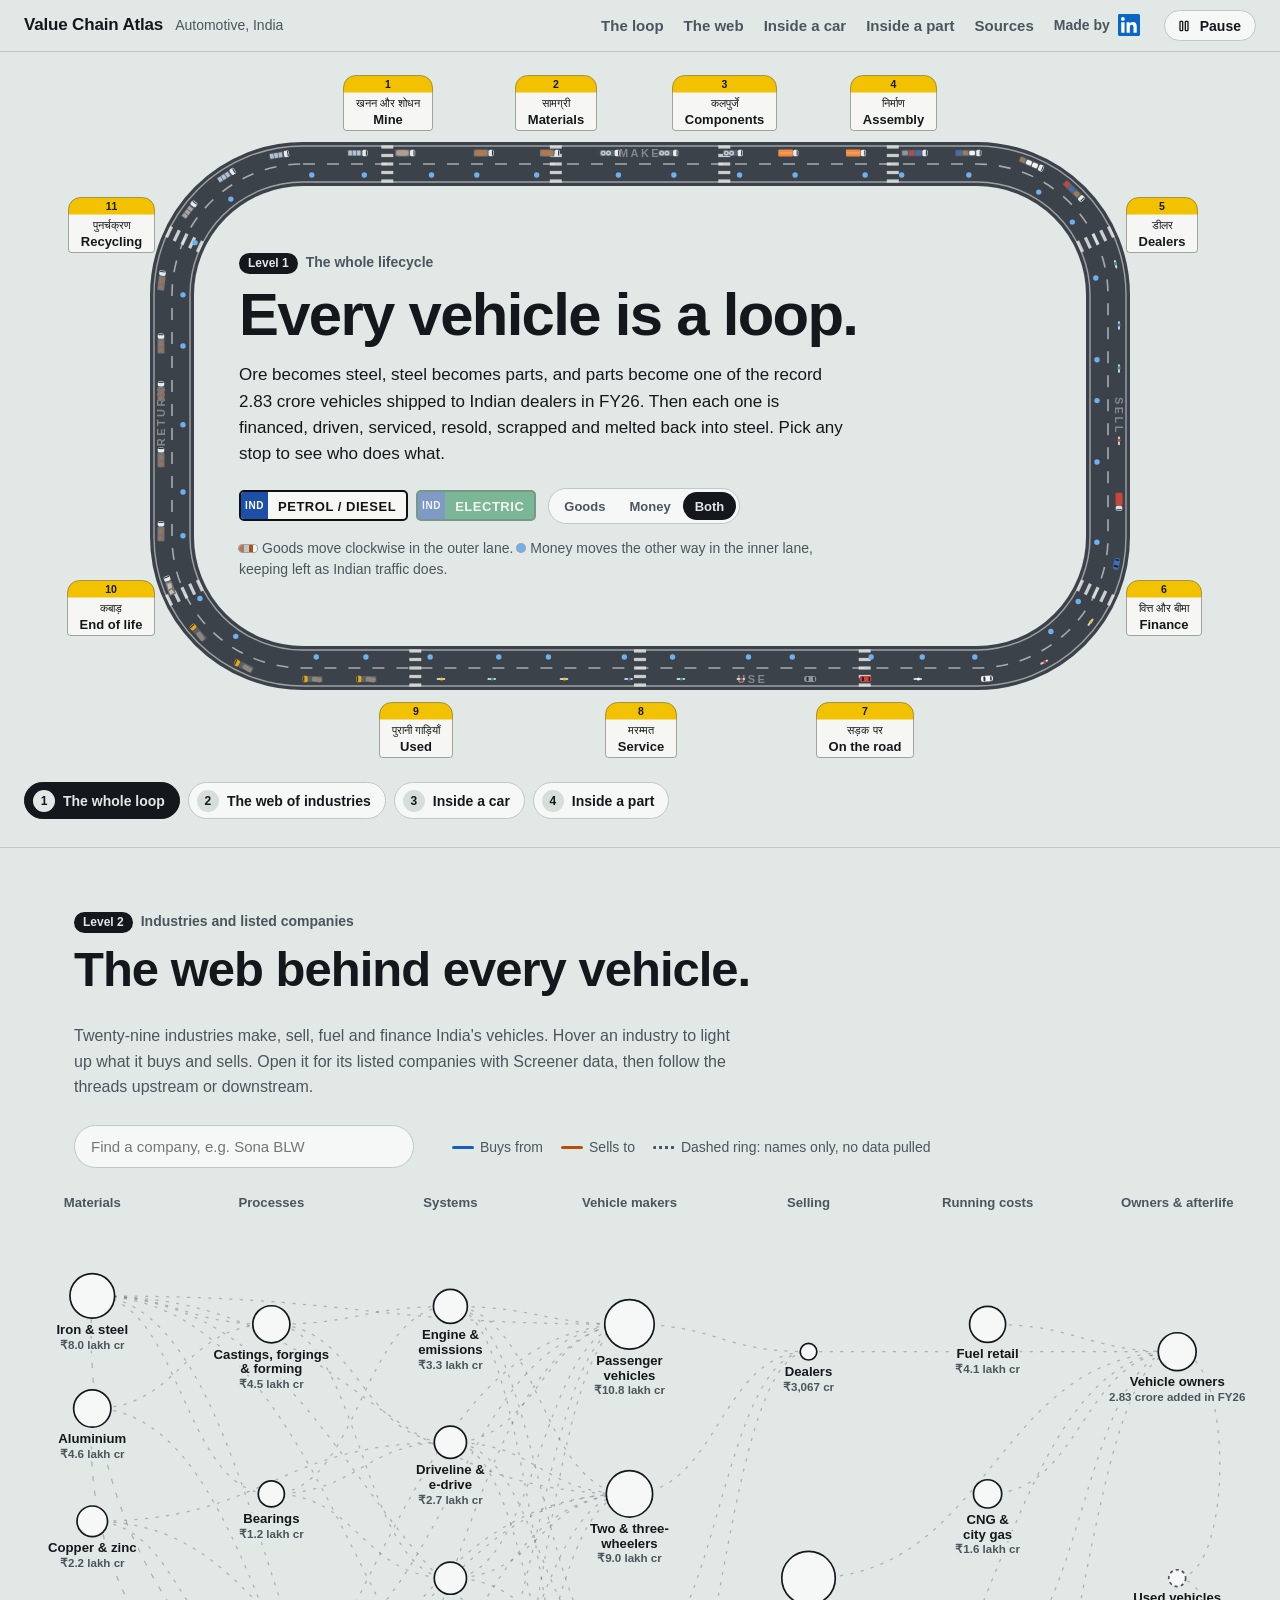
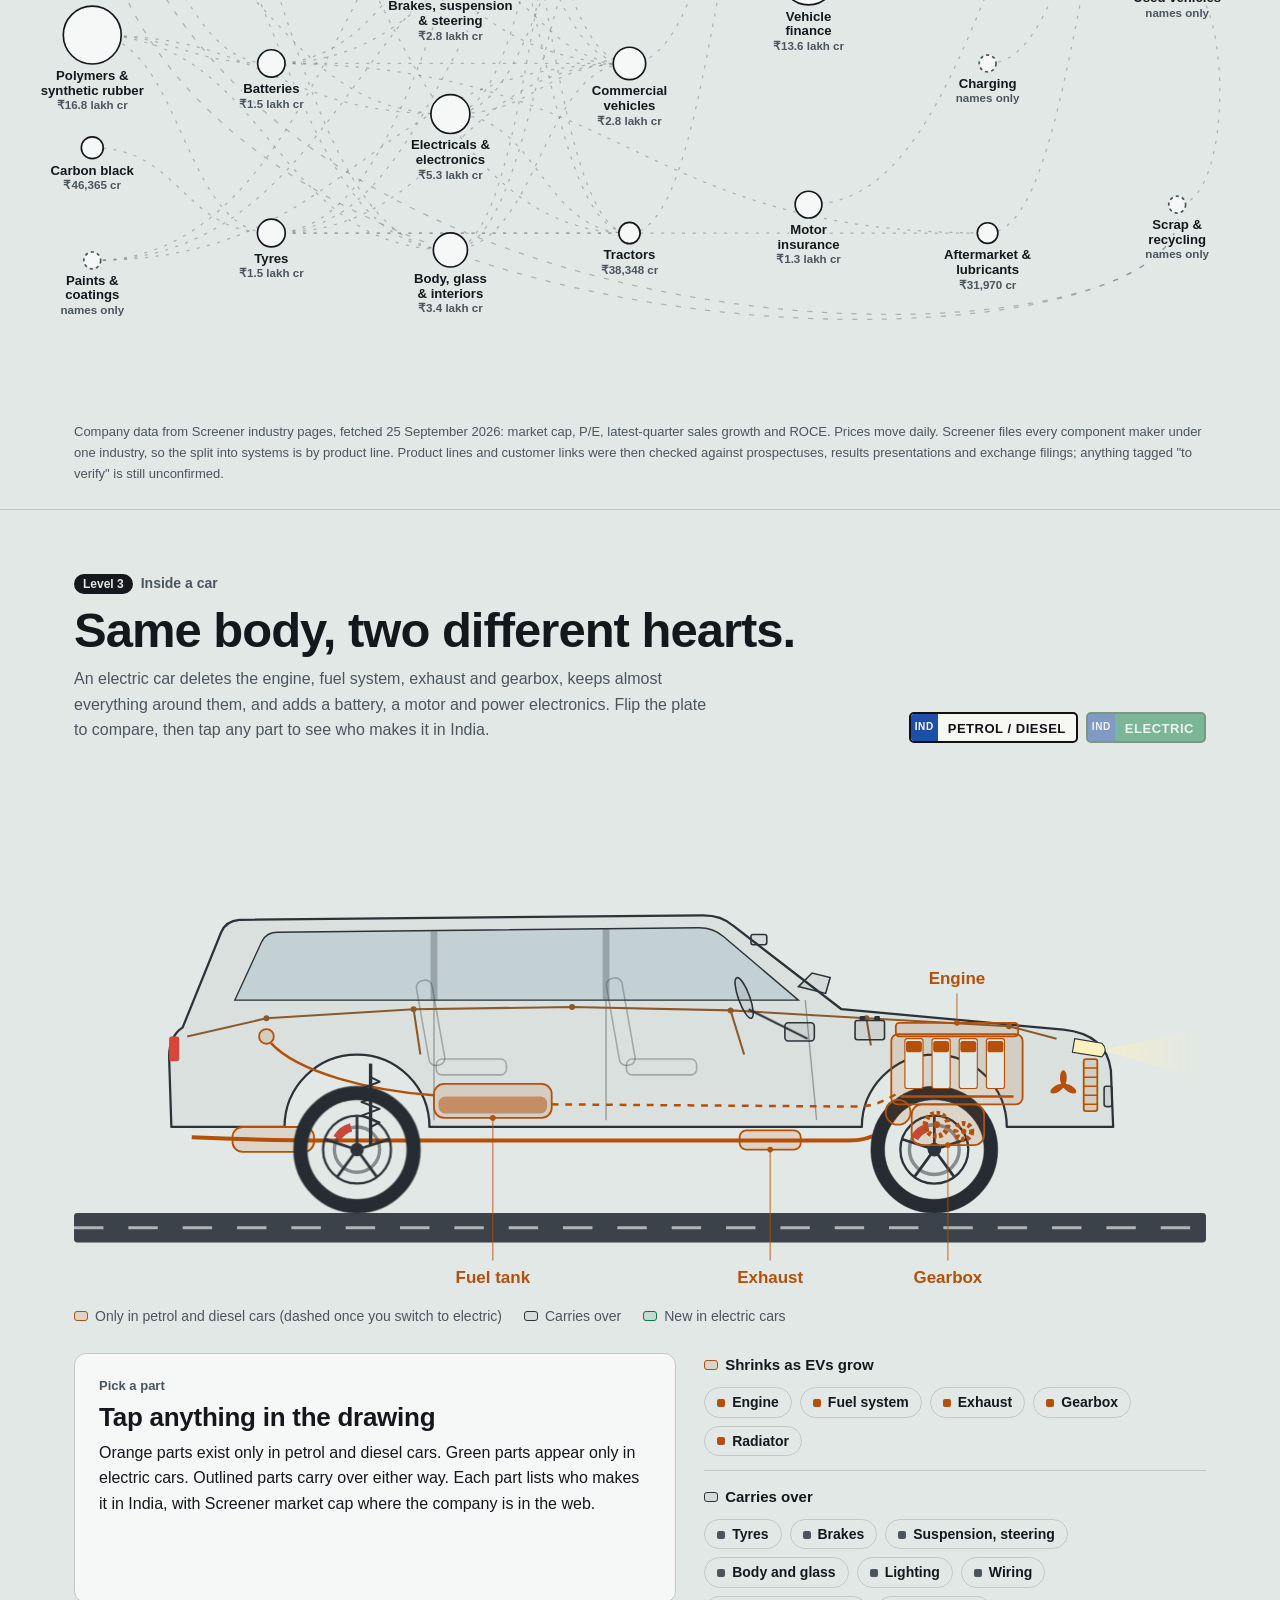
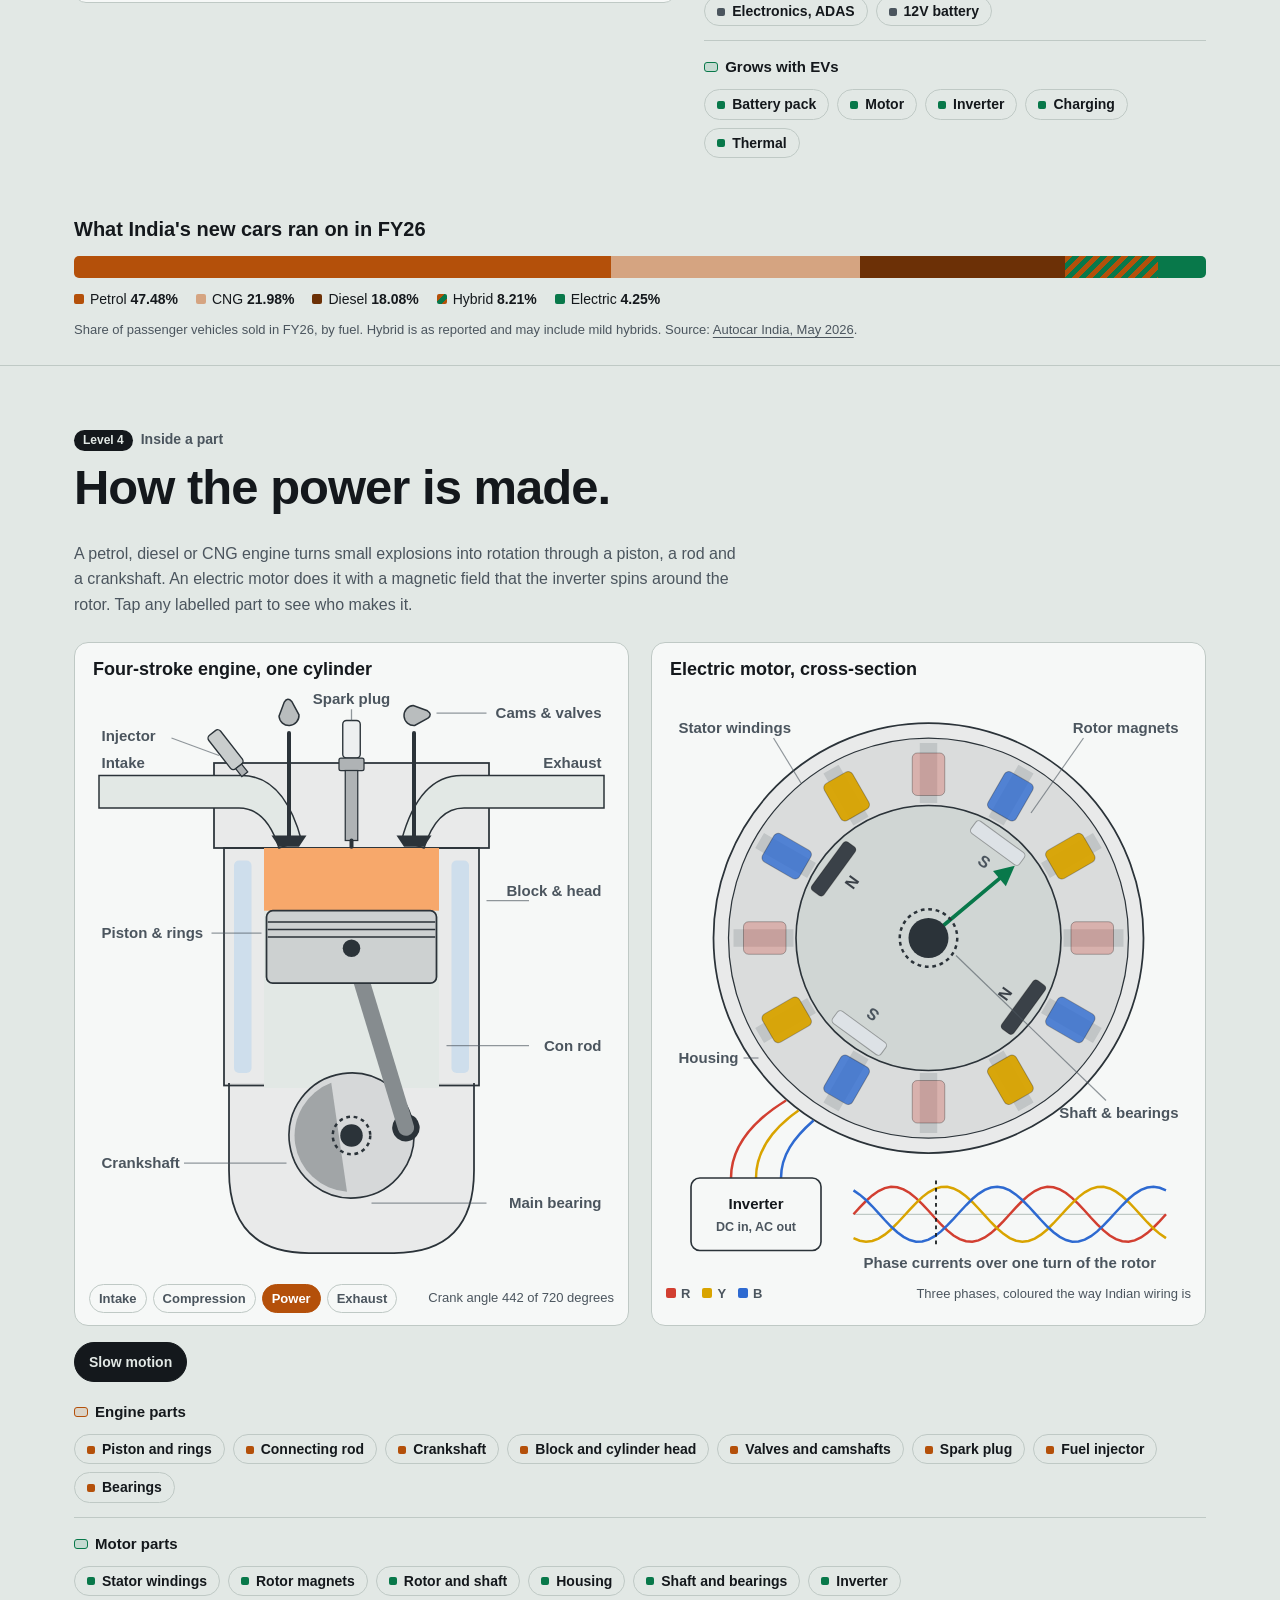
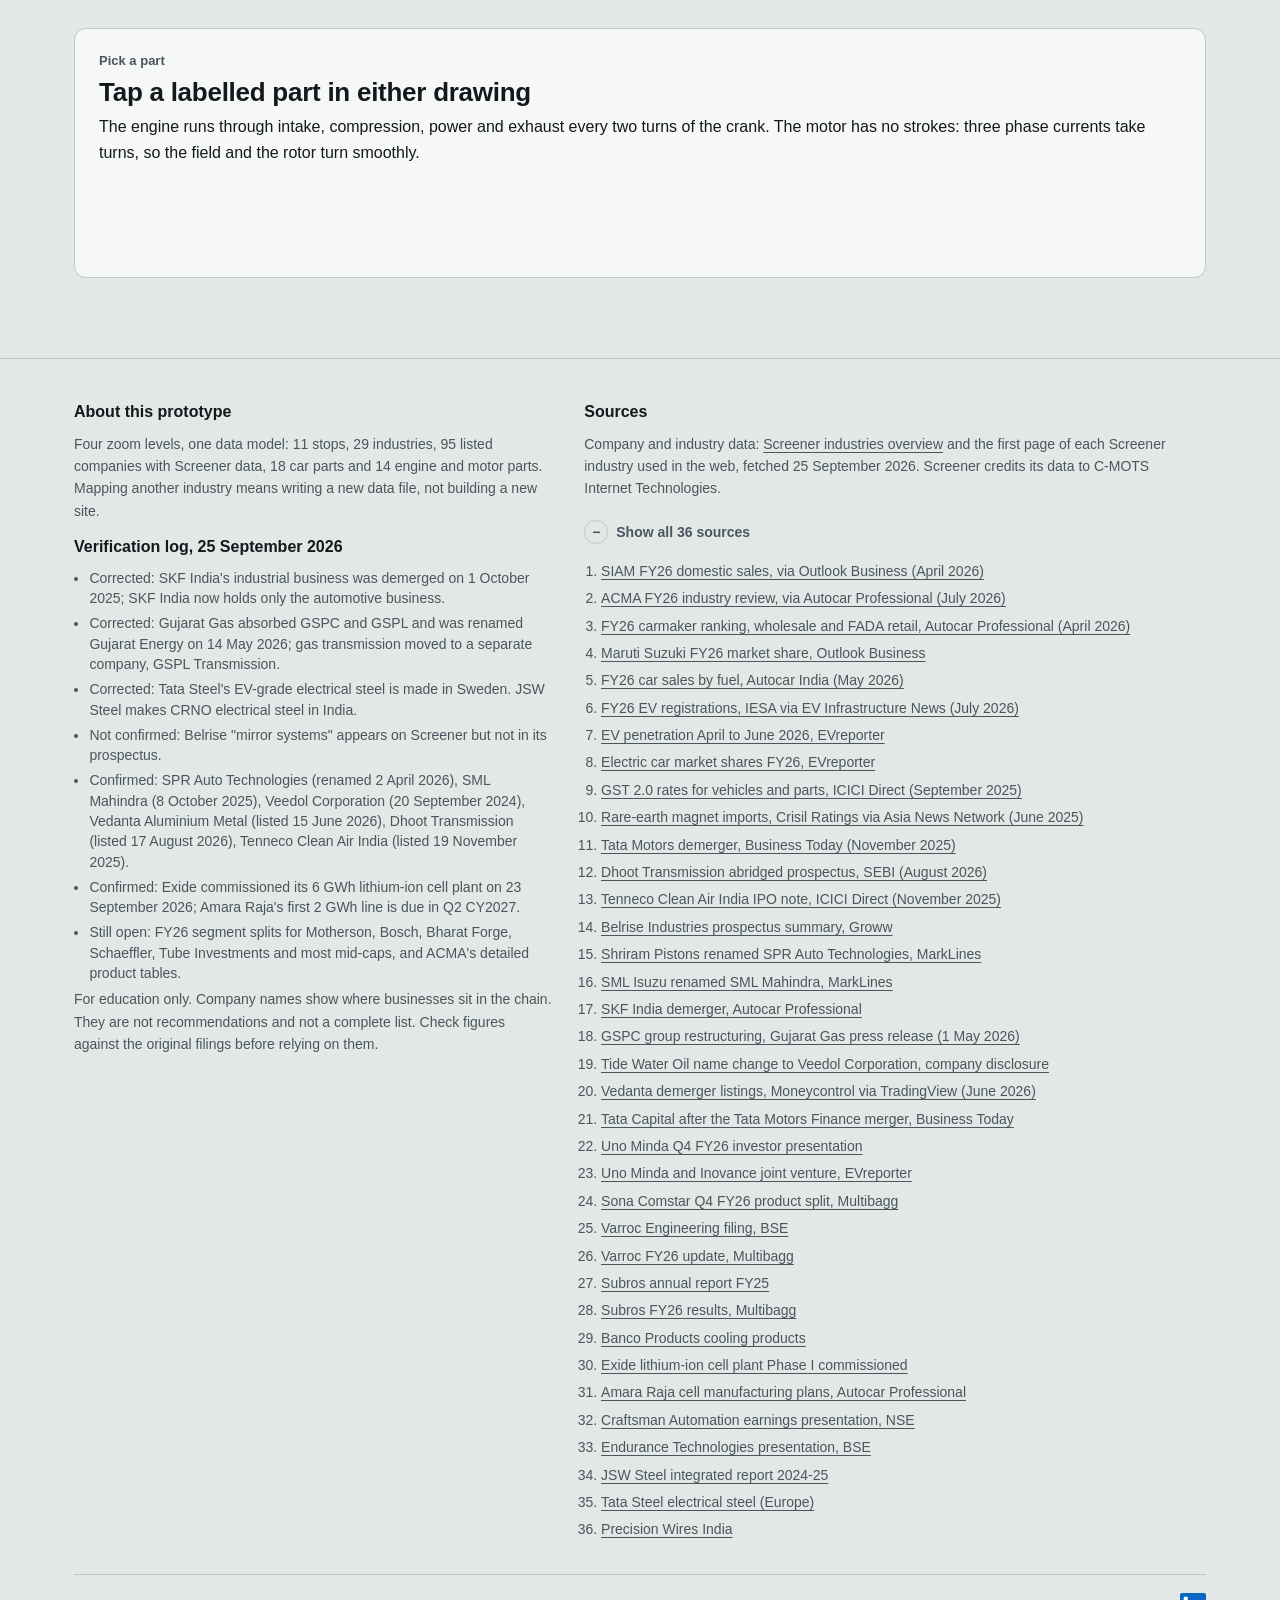
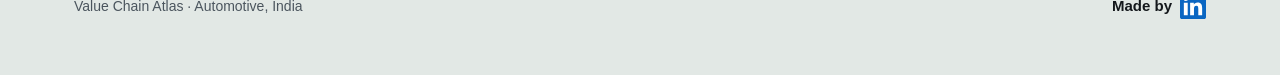
<file: index.html>
<!doctype html>
<html lang="en">
<head>
<meta charset="utf-8">
<meta name="viewport" content="width=device-width, initial-scale=1, viewport-fit=cover">
<meta http-equiv="Content-Security-Policy" content="default-src 'self'; script-src 'self'; style-src 'self' 'unsafe-inline' https://fonts.googleapis.com; font-src https://fonts.gstatic.com; img-src 'self' data:; connect-src 'none'; object-src 'none'; base-uri 'self'; form-action 'none'">
<meta name="referrer" content="strict-origin-when-cross-origin">
<title>Value Chain Atlas: India's auto economy, from the whole loop to a single piston</title>
<meta name="description" content="An animated map of India's automotive value chain, from iron ore to recycling.">
<meta name="author" content="Kaustubh Barve">
<meta name="theme-color" content="#E2E8E5" media="(prefers-color-scheme: light)">
<meta name="theme-color" content="#1A1F23" media="(prefers-color-scheme: dark)">
<meta property="og:type" content="website">
<meta property="og:title" content="Value Chain Atlas: India's auto economy">
<meta property="og:description" content="An animated map of India's automotive value chain, from iron ore to recycling.">
<meta name="twitter:card" content="summary">
<link rel="icon" href="assets/img/favicon.svg" type="image/svg+xml">
<link rel="preconnect" href="https://fonts.googleapis.com">
<link rel="preconnect" href="https://fonts.gstatic.com" crossorigin>
<link rel="stylesheet" href="https://fonts.googleapis.com/css2?family=Hind:wght@500;600&family=Overpass:wght@400;600;700;800;900&display=swap">
<link rel="stylesheet" href="assets/css/styles.css">
<script src="assets/js/data.js" defer></script>
<script src="assets/js/app.js" defer></script>
</head>
<body>
<a class="skip" href="#loop">Skip to the map</a>
<header class="bar">
  <div class="bar-in">
    <p class="brand"><span class="brand-name">Value Chain Atlas</span><span class="brand-route">Automotive, India</span></p>
    <div class="bar-menu" id="barMenu">
      <nav class="bar-nav" aria-label="Sections"><a href="#loop">The loop</a><a href="#web">The web</a><a href="#heart">Inside a car</a><a href="#part">Inside a part</a><a href="#sources">Sources</a></nav>
      <a class="madeby" href="https://www.linkedin.com/in/kaustubh-barve/" target="_blank" rel="noopener noreferrer" aria-label="Made by Kaustubh Barve, LinkedIn profile, opens in a new tab"><span>Made by</span><svg viewBox="0 0 24 24" aria-hidden="true" focusable="false"><rect class="li-bg" x="2" y="2" width="20" height="20" rx="2"/><path class="li-fg" d="M20.447 20.452h-3.554v-5.569c0-1.328-.027-3.037-1.852-3.037-1.853 0-2.136 1.445-2.136 2.939v5.667H9.351V9h3.414v1.561h.046c.477-.9 1.637-1.85 3.37-1.85 3.601 0 4.267 2.37 4.267 5.455v6.286zM5.337 7.433a2.063 2.063 0 1 1 0-4.126 2.063 2.063 0 0 1 0 4.126zm1.782 13.019H3.555V9h3.564v11.452zM22.225 0H1.771C.792 0 0 .774 0 1.729v20.542C0 23.227.792 24 1.771 24h20.451C23.2 24 24 23.227 24 22.271V1.729C24 .774 23.2 0 22.222 0h.003z"/></svg></a>
    </div>
    <button class="menu-btn" id="menuBtn" type="button" aria-expanded="false" aria-controls="barMenu" aria-label="Open menu"><svg class="i-open" viewBox="0 0 24 24" fill="none" stroke="currentColor" stroke-width="2" stroke-linecap="round" aria-hidden="true"><path d="M4 7h16M4 12h16M4 17h16"/></svg><svg class="i-close" viewBox="0 0 24 24" fill="none" stroke="currentColor" stroke-width="2" stroke-linecap="round" aria-hidden="true"><path d="M6 6l12 12M18 6L6 18"/></svg></button>
    <button class="pp" id="pp" type="button" aria-label="Pause animations"></button>
  </div>
</header>

<main>
<noscript><p class="noscript">This page needs JavaScript for the animated loop, the industry web and the part drawings.</p></noscript>
<section class="hero" aria-labelledby="h1">
  <div class="loop" id="loop">
    <div class="loop-copy" id="loopCopy">
      <p class="lvl"><b>Level 1</b>The whole lifecycle</p>
      <h1 id="h1">Every vehicle is a loop.</h1>
      <p class="lede">Ore becomes steel, steel becomes parts, and parts become one of the record 2.83 crore vehicles shipped to Indian dealers in FY26. Then each one is financed, driven, serviced, resold, scrapped and melted back into steel. Pick any stop to see who does what.</p>
      <div class="controls">
        <div class="plates" role="group" aria-label="Powertrain">
          <button type="button" class="plate" data-mode="ice" aria-pressed="true"><span class="ind" aria-hidden="true">IND</span><span class="txt">PETROL / DIESEL</span></button>
          <button type="button" class="plate plate-ev" data-mode="ev" aria-pressed="false"><span class="ind" aria-hidden="true">IND</span><span class="txt">ELECTRIC</span></button>
        </div>
        <div class="seg" role="group" aria-label="Show the flow of">
          <button type="button" data-flow="goods" aria-pressed="false">Goods</button>
          <button type="button" data-flow="money" aria-pressed="false">Money</button>
          <button type="button" data-flow="both" aria-pressed="true">Both</button>
        </div>
      </div>
      <p class="legend"><span class="sw-goods" aria-hidden="true"></span>Goods move clockwise in the outer lane.<span class="sw-cash" aria-hidden="true"></span>Money moves the other way in the inner lane, keeping left as Indian traffic does.</p>
    </div>
    <div class="stage" id="stage">
      <svg id="loopSvg" role="group" aria-label="The vehicle loop: 11 stops from mining to recycling"></svg>
      <canvas id="loopCanvas" aria-hidden="true"></canvas>
    </div>
  </div>
<nav class="zoomrail" aria-label="Zoom levels">
  <a href="#loop" aria-current="true"><i>1</i>The whole loop</a>
  <a href="#web"><i>2</i>The web of industries</a>
  <a href="#heart"><i>3</i>Inside a car</a>
  <a href="#part"><i>4</i>Inside a part</a>
</nav>
</section>

<section class="sec web-sec" id="web" aria-labelledby="h-web">
  <div class="wrap">
    <p class="lvl"><b>Level 2</b>Industries and listed companies</p>
    <div class="sec-head">
      <h2 id="h-web" tabindex="-1">The web behind every vehicle.</h2>
      <p>Twenty-nine industries make, sell, fuel and finance India's vehicles. Hover an industry to light up what it buys and sells. Open it for its listed companies with Screener data, then follow the threads upstream or downstream.</p>
    </div>
    <div class="web-tools">
      <form class="find" id="findForm" role="search">
        <label class="visually-hidden" for="coFind">Find a listed company</label>
        <input id="coFind" type="search" list="coList" placeholder="Find a company, e.g. Sona BLW" autocomplete="off">
        <span class="find-msg" id="findMsg" aria-live="polite"></span>
      </form>
      <datalist id="coList"></datalist>
      <p class="web-legend"><span><i class="lg-line lg-in"></i>Buys from</span><span><i class="lg-line lg-out"></i>Sells to</span><span><i class="lg-line lg-dash"></i>Dashed ring: names only, no data pulled</span></p>
    </div>
    <p class="web-hint">Scroll sideways to see the whole web.</p>
  </div>
  <div class="web-scroll"><svg id="webSvg" viewBox="0 0 1200 790" role="group" aria-label="Network of 29 industries in India's automotive value chain"></svg></div>
  <p class="web-note">Company data from Screener industry pages, fetched 25 September 2026: market cap, P/E, latest-quarter sales growth and ROCE. Prices move daily. Screener files every component maker under one industry, so the split into systems is by product line. Product lines and customer links were then checked against prospectuses, results presentations and exchange filings; anything tagged "to verify" is still unconfirmed.</p>
</section>

<section class="heart" id="heart" aria-labelledby="h2">
  <div class="wrap">
    <p class="lvl"><b>Level 3</b>Inside a car</p>
    <div class="heart-head">
      <div>
        <h2 id="h2" tabindex="-1">Same body, two different hearts.</h2>
        <p>An electric car deletes the engine, fuel system, exhaust and gearbox, keeps almost everything around them, and adds a battery, a motor and power electronics. Flip the plate to compare, then tap any part to see who makes it in India.</p>
      </div>
      <div class="plates" role="group" aria-label="Powertrain">
        <button type="button" class="plate" data-mode="ice" aria-pressed="true"><span class="ind" aria-hidden="true">IND</span><span class="txt">PETROL / DIESEL</span></button>
        <button type="button" class="plate plate-ev" data-mode="ev" aria-pressed="false"><span class="ind" aria-hidden="true">IND</span><span class="txt">ELECTRIC</span></button>
      </div>
    </div>

    <div class="car-stage">
      <svg class="car" id="car" viewBox="0 0 1000 470" role="group" aria-label="Side view of a compact SUV. Petrol and diesel parts in orange, electric parts in green.">
        <defs>
          <filter id="halo" x="-30%" y="-30%" width="160%" height="160%">
            <feMorphology in="SourceAlpha" operator="dilate" radius="2.4" result="d"/>
            <feFlood class="halo-flood" result="c"/>
            <feComposite in="c" in2="d" operator="in" result="o"/>
            <feMerge><feMergeNode in="o"/><feMergeNode in="SourceGraphic"/></feMerge>
          </filter>
          <linearGradient id="beam" x1="0" x2="1" y1="0" y2="0">
            <stop offset="0" stop-color="#FFF1BF" stop-opacity=".55"/>
            <stop offset="1" stop-color="#FFF1BF" stop-opacity="0"/>
          </linearGradient>
          <clipPath id="invClip"><rect x="721" y="267" width="48" height="18" rx="2"/></clipPath>
        </defs>

        <g class="ground" aria-hidden="true">
          <rect class="gr-road" x="0" y="394" width="1000" height="26" rx="3"/>
          <line class="roadline" x1="0" y1="407" x2="1000" y2="407"/>
        </g>

        <g class="shell" aria-hidden="true">
          <path class="xray" d="M86 318L84 256Q84 238 96 230L130 146Q134 136 146 135L556 131Q572 131 582 140L678 214L874 232Q912 236 916 268L918 318L824 318A64 64 0 0 0 696 318L314 318A64 64 0 0 0 186 318Z"/>
          <path class="seam" d="M318 206V312M470 206V312M646 206L656 312"/>
          <rect class="seat" x="488" y="258" width="62" height="14" rx="5"/>
          <rect class="seat" x="476" y="186" width="14" height="78" rx="6" transform="rotate(-10 483 225)"/>
          <rect class="seat" x="320" y="258" width="62" height="14" rx="5"/>
          <rect class="seat" x="308" y="188" width="14" height="76" rx="6" transform="rotate(-10 315 226)"/>
        </g>

        <g class="part" data-part="body" tabindex="0" role="button" aria-label="Body, glass and mirrors">
          <path class="glass" d="M142 206L166 154Q170 146 180 146L552 142Q565 142 574 150L640 206Z"/>
          <path class="pillar" d="M318 206V145M470 206V143"/>
          <path class="n-fill" d="M640 194L652 182L668 186L664 200Z"/>
          <path class="hit" d="M142 206L166 154L552 142L640 206Z"/>
          <rect class="hit" x="636" y="178" width="36" height="26"/>
        </g>

        <g class="part" data-part="wiring" tabindex="0" role="button" aria-label="Wiring harness">
          <path class="wire" d="M868 240L826 229L700 222L580 215L440 212L300 214L170 222L100 238M580 215L592 254M300 214L306 254M700 222L704 246"/>
          <g class="wire-dot"><circle cx="826" cy="229" r="2.6"/><circle cx="700" cy="222" r="2.6"/><circle cx="580" cy="215" r="2.6"/><circle cx="440" cy="212" r="2.6"/><circle cx="300" cy="214" r="2.6"/><circle cx="170" cy="222" r="2.6"/></g>
          <path class="hit-line" d="M868 240L826 229L700 222L580 215L440 212L300 214L170 222L100 238"/>
        </g>

        <g class="part ice-only" data-part="exhaust" tabindex="0" role="button" aria-label="Exhaust and emissions">
          <path class="i-line pipe" d="M732 298C720 322 706 330 684 330L226 330C196 330 170 330 104 327"/>
          <rect class="i-fill" x="588" y="321" width="54" height="17" rx="6"/>
          <rect class="i-fill" x="140" y="318" width="72" height="22" rx="9"/>
          <g class="fx"><circle class="puff" cx="96" cy="326" r="5"/><circle class="puff d1" cx="96" cy="326" r="5"/><circle class="puff d2" cx="96" cy="326" r="5"/></g>
          <path class="hit-line" d="M732 298C720 322 706 330 684 330L104 328"/>
        </g>

        <g class="part ice-only" data-part="fuel" tabindex="0" role="button" aria-label="Fuel system">
          <path class="i-line" d="M174 244C198 270 262 286 318 290"/>
          <circle class="i-fill" cx="170" cy="238" r="6.5"/>
          <rect class="i-fill" x="318" y="280" width="104" height="30" rx="9"/>
          <rect class="i-solid level" x="322" y="291" width="96" height="15" rx="6"/>
          <path class="i-line flow" d="M422 298L690 300C706 300 714 296 728 288"/>
          <rect class="hit" x="312" y="274" width="116" height="42"/>
          <rect class="hit" x="160" y="228" width="20" height="20"/>
          <path class="hit-line" d="M422 298L690 300"/>
        </g>

        <g class="part ev-only" data-part="battery" tabindex="0" role="button" aria-label="Battery pack">
          <rect class="e-fill" x="316" y="290" width="376" height="34" rx="7"/>
          <g id="cells"></g>
          <rect class="e-fill" x="672" y="295" width="16" height="24" rx="3"/>
          <rect class="hit" x="312" y="286" width="384" height="42"/>
        </g>

        <g class="part ev-only" data-part="thermal" tabindex="0" role="button" aria-label="Battery thermal management">
          <rect class="e-fill" x="894" y="262" width="10" height="42" rx="2"/>
          <path class="e-line thin flow" d="M894 298C868 332 820 342 740 337L692 330"/>
          <rect class="e-solid plate-cool" x="316" y="325" width="376" height="3" rx="1.5"/>
          <rect class="hit" x="888" y="256" width="22" height="54"/>
          <path class="hit-line" d="M894 298C868 332 820 342 740 337L692 330"/>
        </g>

        <g class="part ev-only" data-part="charging" tabindex="0" role="button" aria-label="Charging port and on-board charger">
          <circle class="e-fill" cx="170" cy="238" r="8"/>
          <path class="e-solid" d="M171.5 231.5L166 239.5H170L168.5 244.5L174 236.5H170Z"/>
          <rect class="e-fill" x="186" y="248" width="30" height="16" rx="3"/>
          <path class="e-line flow" d="M216 258C250 268 282 290 316 300"/>
          <rect class="hit" x="158" y="226" width="64" height="44"/>
        </g>

        <g class="part" data-part="suspension" tabindex="0" role="button" aria-label="Suspension and steering">
          <path class="n-line strut" d="M262 334V262"/>
          <path class="n-line" d="M262 318L270 314L254 308L270 302L254 296L270 290L254 284L270 278L262 274"/>
          <ellipse class="n-fill" cx="592" cy="204" rx="5" ry="19" transform="rotate(-20 592 204)"/>
          <path class="n-line" d="M596 214L648 240"/>
          <rect class="hit" x="248" y="258" width="30" height="80"/>
          <rect class="hit" x="578" y="180" width="76" height="66"/>
        </g>

        <g class="part" data-part="tyres" tabindex="0" role="button" aria-label="Wheels and tyres">
          <g transform="translate(250 338)">
            <circle class="tyre" r="50"/><circle class="tyre-edge" r="56"/><circle class="tyre-edge" r="44"/>
            <g class="spin wheel"><circle class="tread" r="50"/><circle class="rim" r="30"/><path class="spokes" d="M0 -6V-29M5.7 -1.85L27.6 -8.96M3.53 4.85L17.05 23.46M-3.53 4.85L-17.05 23.46M-5.7 -1.85L-27.6 -8.96"/><circle class="hub" r="6"/></g>
          </g>
          <g transform="translate(760 338)">
            <circle class="tyre" r="50"/><circle class="tyre-edge" r="56"/><circle class="tyre-edge" r="44"/>
            <g class="spin wheel"><circle class="tread" r="50"/><circle class="rim" r="30"/><path class="spokes" d="M0 -6V-29M5.7 -1.85L27.6 -8.96M3.53 4.85L17.05 23.46M-3.53 4.85L-17.05 23.46M-5.7 -1.85L-27.6 -8.96"/><circle class="hub" r="6"/></g>
          </g>
          <circle class="hit-ring" cx="250" cy="338" r="50"/>
          <circle class="hit-ring" cx="760" cy="338" r="50"/>
        </g>

        <g class="part" data-part="brakes" tabindex="0" role="button" aria-label="Brakes">
          <circle class="rotor" cx="760" cy="338" r="22"/>
          <path class="caliper" d="M739.2 326A24 24 0 0 1 753.8 314.8L755.7 322.1A16.5 16.5 0 0 0 745.7 329.75Z"/>
          <circle class="rotor" cx="250" cy="338" r="20"/>
          <path class="caliper" d="M229.2 326A24 24 0 0 1 243.8 314.8L245.7 322.1A16.5 16.5 0 0 0 235.7 329.75Z"/>
          <circle class="hit" cx="760" cy="338" r="25"/>
          <circle class="hit" cx="250" cy="338" r="25"/>
        </g>

        <g class="part ice-only" data-part="gearbox" tabindex="0" role="button" aria-label="Clutch and gearbox">
          <circle class="i-fill" cx="728" cy="305" r="11"/>
          <rect class="i-fill" x="740" y="298" width="64" height="36" rx="9"/>
          <g transform="translate(762 316)"><g class="spin"><circle class="gear" r="10"/><circle class="i-solid" r="3"/></g></g>
          <g transform="translate(786 322)"><g class="spin rev"><circle class="gear" r="7"/><circle class="i-solid" r="2.4"/></g></g>
          <rect class="hit" x="714" y="292" width="94" height="46"/>
        </g>

        <g class="part ice-only" data-part="radiator" tabindex="0" role="button" aria-label="Radiator and engine cooling">
          <rect class="i-fill" x="892" y="258" width="12" height="46" rx="2"/>
          <path class="i-line thin" d="M892 266H904M892 274H904M892 282H904M892 290H904M892 298H904"/>
          <g transform="translate(874 281)"><g class="spin fast"><ellipse class="i-solid" cx="0" cy="-6.5" rx="3" ry="6.5"/><ellipse class="i-solid" cx="0" cy="-6.5" rx="3" ry="6.5" transform="rotate(120)"/><ellipse class="i-solid" cx="0" cy="-6.5" rx="3" ry="6.5" transform="rotate(240)"/><circle r="13" fill="none" stroke="none"/></g><circle class="i-solid" r="2.5"/></g>
          <rect class="hit" x="858" y="254" width="50" height="54"/>
        </g>

        <g class="part ice-only" data-part="engine" tabindex="0" role="button" aria-label="Engine">
          <rect class="i-fill" x="726" y="226" width="108" height="12" rx="3"/>
          <rect class="i-fill" x="722" y="236" width="116" height="62" rx="6"/>
          <rect class="bore" x="734" y="240" width="16" height="44" rx="2"/>
          <rect class="bore" x="758" y="240" width="16" height="44" rx="2"/>
          <rect class="bore" x="782" y="240" width="16" height="44" rx="2"/>
          <rect class="bore" x="806" y="240" width="16" height="44" rx="2"/>
          <rect class="i-solid piston p1" x="735" y="242" width="14" height="10" rx="2"/>
          <rect class="i-solid piston p2" x="759" y="242" width="14" height="10" rx="2"/>
          <rect class="i-solid piston p3" x="783" y="242" width="14" height="10" rx="2"/>
          <rect class="i-solid piston p4" x="807" y="242" width="14" height="10" rx="2"/>
          <g class="fx"><circle class="flash f1" cx="742" cy="242" r="5"/><circle class="flash f2" cx="766" cy="242" r="5"/><circle class="flash f3" cx="790" cy="242" r="5"/><circle class="flash f4" cx="814" cy="242" r="5"/></g>
          <path class="i-line" d="M730 291H830"/>
          <rect class="hit" x="718" y="222" width="124" height="80"/>
        </g>

        <g class="part ev-only" data-part="motor" tabindex="0" role="button" aria-label="Traction motor">
          <circle class="e-fill" cx="782" cy="310" r="24"/>
          <g transform="translate(782 310)"><g class="spin"><circle class="e-line thin" r="14"/><rect class="e-solid" x="-3" y="-14" width="6" height="7" rx="1"/><rect class="e-solid" x="-3" y="-14" width="6" height="7" rx="1" transform="rotate(90)"/><rect class="e-solid" x="-3" y="-14" width="6" height="7" rx="1" transform="rotate(180)"/><rect class="e-solid" x="-3" y="-14" width="6" height="7" rx="1" transform="rotate(270)"/></g><circle class="e-solid" r="3"/></g>
          <g transform="translate(752 330)"><g class="spin rev"><circle class="gear e" r="8"/></g></g>
          <rect class="hit" x="740" y="282" width="70" height="60"/>
        </g>

        <g class="part ev-only" data-part="inverter" tabindex="0" role="button" aria-label="Inverter and power electronics">
          <path class="e-line hv flow" d="M692 306C706 306 706 290 716 284"/>
          <path class="e-line hv flow" d="M774 282C782 284 784 286 784 288"/>
          <rect class="e-fill" x="716" y="262" width="58" height="28" rx="4"/>
          <g clip-path="url(#invClip)"><path class="e-line thin wave" d="M696 276q6 -8 12 0t12 0t12 0t12 0t12 0t12 0t12 0t12 0t12 0t12 0"/></g>
          <rect class="hit" x="712" y="258" width="66" height="36"/>
        </g>

        <g class="part" data-part="electronics" tabindex="0" role="button" aria-label="Electronics and driver assistance">
          <rect class="n-fill" x="628" y="226" width="26" height="16" rx="3"/>
          <rect class="n-fill" x="598" y="148" width="14" height="9" rx="2"/>
          <rect class="n-fill" x="910" y="282" width="7" height="18" rx="2"/>
          <g><path class="radar" d="M922 280Q934 291 922 302"/><path class="radar d1" d="M922 280Q934 291 922 302"/><path class="radar d2" d="M922 280Q934 291 922 302"/></g>
          <rect class="hit" x="622" y="220" width="38" height="28"/>
          <rect class="hit" x="592" y="142" width="26" height="21"/>
          <rect class="hit" x="904" y="276" width="44" height="30"/>
        </g>

        <g class="part" data-part="lighting" tabindex="0" role="button" aria-label="Lighting">
          <path class="beam" d="M908 250L996 232V276Z"/>
          <path class="lamp" d="M884 240L908 244Q914 250 908 256L882 252Z"/>
          <rect class="tail" x="84" y="238" width="9" height="22" rx="2"/>
          <rect class="hit" x="878" y="236" width="38" height="24"/>
          <rect class="hit" x="80" y="234" width="18" height="30"/>
        </g>

        <g class="part" data-part="battery12" tabindex="0" role="button" aria-label="12-volt battery">
          <rect class="n-fill" x="690" y="224" width="26" height="17" rx="2"/>
          <rect class="n-solid" x="694" y="220" width="5" height="4" rx="1"/>
          <rect class="n-solid" x="707" y="220" width="5" height="4" rx="1"/>
          <rect class="hit" x="686" y="216" width="34" height="28"/>
        </g>

        <g class="lbls" aria-hidden="true">
          <g class="lbl lbl-ice"><path d="M780 226V200"/><circle cx="780" cy="226" r="2.5"/><text x="780" y="192">Engine</text></g>
          <g class="lbl lbl-ice"><path d="M772 334V436"/><circle cx="772" cy="334" r="2.5"/><text x="772" y="456">Gearbox</text></g>
          <g class="lbl lbl-ice"><path d="M370 310V436"/><circle cx="370" cy="310" r="2.5"/><text x="370" y="456">Fuel tank</text></g>
          <g class="lbl lbl-ice"><path d="M615 338V436"/><circle cx="615" cy="338" r="2.5"/><text x="615" y="456">Exhaust</text></g>
          <g class="lbl lbl-ev"><path d="M745 262V200"/><circle cx="745" cy="262" r="2.5"/><text x="745" y="192">Inverter</text></g>
          <g class="lbl lbl-ev"><path d="M794 334V436"/><circle cx="794" cy="334" r="2.5"/><text x="794" y="456">Motor</text></g>
          <g class="lbl lbl-ev"><path d="M500 324V436"/><circle cx="500" cy="324" r="2.5"/><text x="500" y="456">Battery pack</text></g>
          <g class="lbl lbl-ev"><path d="M170 246V436"/><circle cx="170" cy="246" r="2.5"/><text x="170" y="456">Charging port</text></g>
        </g>
      </svg>
    </div>

    <ul class="car-legend">
      <li><span class="sw sw-ice"></span>Only in petrol and diesel cars (dashed once you switch to electric)</li>
      <li><span class="sw sw-both"></span>Carries over</li>
      <li><span class="sw sw-ev"></span>New in electric cars</li>
    </ul>

    <div class="parts-grid">
      <div class="part-card" id="partCard" aria-live="polite"></div>
      <div class="part-index" id="partIndex"></div>
    </div>

    <figure class="mix">
      <figcaption class="mix-title">What India's new cars ran on in FY26</figcaption>
      <div class="mix-bar" aria-hidden="true"><span class="mx-petrol" style="width:47.48%"></span><span class="mx-cng" style="width:21.98%"></span><span class="mx-diesel" style="width:18.08%"></span><span class="mx-hyb" style="width:8.21%"></span><span class="mx-ev" style="width:4.25%"></span></div>
      <ul class="mix-legend">
        <li><i class="mx-petrol"></i>Petrol <b>47.48%</b></li>
        <li><i class="mx-cng"></i>CNG <b>21.98%</b></li>
        <li><i class="mx-diesel"></i>Diesel <b>18.08%</b></li>
        <li><i class="mx-hyb"></i>Hybrid <b>8.21%</b></li>
        <li><i class="mx-ev"></i>Electric <b>4.25%</b></li>
      </ul>
      <p class="mix-note">Share of passenger vehicles sold in FY26, by fuel. Hybrid is as reported and may include mild hybrids. Source: <a href="https://www.autocarindia.com:443/car-news/top-selling-cars-in-fy2026-by-powertrain-439643" target="_blank" rel="noopener noreferrer">Autocar India, May 2026</a>.</p>
    </figure>
  </div>
</section>

<section class="sec" id="part" aria-labelledby="h-part">
  <div class="wrap">
    <p class="lvl"><b>Level 4</b>Inside a part</p>
    <div class="sec-head">
      <h2 id="h-part" tabindex="-1">How the power is made.</h2>
      <p>A petrol, diesel or CNG engine turns small explosions into rotation through a piston, a rod and a crankshaft. An electric motor does it with a magnetic field that the inverter spins around the rotor. Tap any labelled part to see who makes it.</p>
    </div>
    <div class="pw-grid">
      <figure class="pw" id="engFig">
        <p class="pw-title">Four-stroke engine, one cylinder</p>
        <svg id="engSvg" viewBox="0 0 420 470" role="group" aria-label="Cross-section of one engine cylinder running through its four strokes">
          <path class="eg-case" d="M112 316V386Q112 452 176 452H244Q308 452 308 386V316"/>
          <g class="hot" data-pw="e-block" tabindex="0" role="button" aria-label="Engine block and cylinder head">
            <rect class="eg-metal" x="108" y="128" width="204" height="190"/>
            <rect class="eg-metal" x="100" y="60" width="220" height="68"/>
          </g>
          <rect class="eg-jacket" x="116" y="138" width="14" height="170" rx="4"/>
          <rect class="eg-jacket" x="290" y="138" width="14" height="170" rx="4"/>
          <rect class="eg-bore" x="140" y="128" width="140" height="192"/>
          <rect id="egGas" x="140" y="128" width="140" height="6"/>
          <path class="eg-port" d="M8 70H122Q156 70 170 122L152 128Q142 96 120 96H8Z"/>
          <path class="eg-port" d="M412 70H298Q264 70 250 122L268 128Q278 96 300 96H412Z"/>
          <path id="egInPath" d="M10 83H120Q152 83 161 124L196 168" fill="none" stroke="none"/>
          <path id="egExPath" d="M224 168L259 124Q268 83 300 83H410" fill="none" stroke="none"/>
          <g id="egDots"></g>
          <g class="hot" data-pw="e-crank" tabindex="0" role="button" aria-label="Crankshaft">
            <g id="egCrank">
              <circle class="eg-web" cx="210" cy="358" r="50"/>
              <path class="eg-cw" d="M166 368A45 45 0 0 0 254 368Z"/>
              <circle class="eg-pin" cx="210" cy="314" r="11"/>
            </g>
          </g>
          <line id="egRod" class="eg-rod hot" data-pw="e-rod" tabindex="0" role="button" aria-label="Connecting rod" x1="210" y1="164" x2="210" y2="314"/>
          <circle class="eg-pin" cx="210" cy="358" r="9"/>
          <circle class="eg-bear hot" data-pw="e-bear" tabindex="0" role="button" aria-label="Main bearing" cx="210" cy="358" r="15"/>
          <g class="hot" data-pw="e-piston" tabindex="0" role="button" aria-label="Piston and rings">
            <g id="egPiston">
              <rect class="eg-piston" x="142" y="0" width="136" height="58" rx="5"/>
              <path class="eg-ring" d="M143 9H277M143 15H277M143 21H277"/>
              <circle class="eg-pin" cx="210" cy="30" r="7"/>
            </g>
          </g>
          <g class="hot" data-pw="e-valve" tabindex="0" role="button" aria-label="Valves and camshafts">
            <g id="egVi"><path class="eg-valve" d="M160 36V118"/><path class="eg-vhead" d="M146 118H174L168 127H152Z"/></g>
            <g id="egVe"><path class="eg-valve" d="M260 36V118"/><path class="eg-vhead" d="M246 118H274L268 127H252Z"/></g>
            <g transform="translate(160 22)"><g id="egCamI"><path class="eg-cam" d="M-8 0A8 8 0 0 1 8 0L3 11Q0 15 -3 11Z"/></g></g>
            <g transform="translate(260 22)"><g id="egCamE"><path class="eg-cam" d="M-8 0A8 8 0 0 1 8 0L3 11Q0 15 -3 11Z"/></g></g>
          </g>
          <g class="hot" data-pw="e-spark" tabindex="0" role="button" aria-label="Spark plug">
            <rect class="eg-plug" x="203" y="26" width="14" height="30" rx="3"/>
            <rect class="eg-thread" x="200" y="56" width="20" height="10" rx="1.5"/>
            <rect class="eg-thread" x="205" y="66" width="10" height="56"/>
            <path class="eg-valve" d="M210 122V127"/>
            <path id="egSpark" class="eg-spark" d="M210 124L213 131L220 132L214 136L216 143L210 139L204 143L206 136L200 132L207 131Z" opacity="0"/>
          </g>
          <g class="hot" data-pw="e-inj" tabindex="0" role="button" aria-label="Fuel injector">
            <g transform="rotate(-38 116 58)"><rect class="eg-inj" x="110" y="30" width="12" height="34" rx="3"/><rect class="eg-thread" x="113" y="64" width="6" height="8"/></g>
            <g id="egSpray" opacity="0"><path class="eg-spray" d="M128 74L140 88M130 72L145 82M126 76L135 92"/></g>
          </g>
          <g class="pw-lbl">
            <g class="hot" data-pw="e-spark"><path d="M210 17V26"/><text x="210" y="13" text-anchor="middle">Spark plug</text></g>
            <g class="hot" data-pw="e-inj"><path d="M66 40L104 54"/><text x="10" y="42">Injector</text></g>
            <g class="hot" data-pw="e-valve"><path d="M318 20H278"/><text x="410" y="24" text-anchor="end">Cams &amp; valves</text></g>
            <text x="10" y="64">Intake</text>
            <text x="410" y="64" text-anchor="end">Exhaust</text>
            <g class="hot" data-pw="e-piston"><path d="M98 196H138"/><text x="10" y="200">Piston &amp; rings</text></g>
            <g class="hot" data-pw="e-block"><path d="M318 170H352"/><text x="410" y="166" text-anchor="end">Block &amp; head</text></g>
            <g class="hot" data-pw="e-rod"><path d="M286 286H352"/><text x="410" y="290" text-anchor="end">Con rod</text></g>
            <g class="hot" data-pw="e-crank"><path d="M76 380H158"/><text x="10" y="384">Crankshaft</text></g>
            <g class="hot" data-pw="e-bear"><path d="M318 412H226"/><text x="410" y="416" text-anchor="end">Main bearing</text></g>
          </g>
        </svg>
        <figcaption class="pw-cap"><ol class="strokes" id="strokes"><li>Intake</li><li>Compression</li><li>Power</li><li>Exhaust</li></ol><span id="crankRead">Crank angle 0 of 720 degrees</span></figcaption>
      </figure>
      <figure class="pw" id="motFig">
        <p class="pw-title">Electric motor, cross-section</p>
        <svg id="motSvg" viewBox="0 0 420 470" role="group" aria-label="Cross-section of a permanent-magnet motor with a rotating magnetic field">
          <circle class="mt-housing hot" data-pw="m-housing" tabindex="0" role="button" aria-label="Motor housing" cx="210" cy="200" r="172"/>
          <circle class="mt-stator" cx="210" cy="200" r="160"/>
          <g id="mtTeeth"></g>
          <g class="hot" data-pw="m-stator" tabindex="0" role="button" aria-label="Stator windings" id="mtCoils"></g>
          <g class="hot" data-pw="m-rotor" tabindex="0" role="button" aria-label="Rotor and shaft"><circle class="mt-rotor" cx="210" cy="200" r="106"/></g>
          <g class="hot" data-pw="m-magnet" tabindex="0" role="button" aria-label="Rotor magnets"><g id="mtMags"></g></g>
          <g id="mtField"><path class="mt-field" d="M210 200V122"/><path class="mt-fieldhead" d="M202 126L210 110L218 126Z"/></g>
          <circle class="mt-shaft" cx="210" cy="200" r="16"/>
          <circle class="eg-bear hot" data-pw="m-bear" tabindex="0" role="button" aria-label="Shaft and bearings" cx="210" cy="200" r="23"/>
          <g class="hot" data-pw="m-inv" tabindex="0" role="button" aria-label="Inverter">
            <path d="M52 392C52 366 70 346 96 330" stroke="#D23F31" stroke-width="2" fill="none"/>
            <path d="M72 392C72 370 86 352 106 338" stroke="#D9A400" stroke-width="2" fill="none"/>
            <path d="M92 392C92 374 102 360 118 346" stroke="#2E6AD1" stroke-width="2" fill="none"/>
            <rect class="mt-inv" x="20" y="392" width="104" height="58" rx="7"/>
            <text class="mt-invtxt" x="72" y="417">Inverter</text>
            <text class="mt-invsub" x="72" y="434">DC in, AC out</text>
          </g>
          <g id="mtWave"></g>
          <g class="pw-lbl">
            <g class="hot" data-pw="m-stator"><path d="M86 40L108 76"/><text x="10" y="36">Stator windings</text></g>
            <g class="hot" data-pw="m-magnet"><path d="M334 40L292 100"/><text x="410" y="36" text-anchor="end">Rotor magnets</text></g>
            <g class="hot" data-pw="m-bear"><path d="M352 330L232 214"/><text x="410" y="344" text-anchor="end">Shaft &amp; bearings</text></g>
            <g class="hot" data-pw="m-housing"><path d="M62 296H74"/><text x="10" y="300">Housing</text></g>
          </g>
        </svg>
        <figcaption class="pw-cap"><span class="phases"><span><i style="background:#D23F31"></i>R</span><span><i style="background:#D9A400"></i>Y</span><span><i style="background:#2E6AD1"></i>B</span></span><span>Three phases, coloured the way Indian wiring is</span></figcaption>
      </figure>
    </div>
    <div class="pw-controls"><button type="button" class="tog" id="slowBtn" aria-pressed="true">Slow motion</button></div>
    <div class="part-index pw-index" id="pwIndex" aria-label="Engine and motor parts"></div>
    <div class="part-card pw-card" id="pwCard" aria-live="polite"></div>
  </div>
</section>

<footer class="foot" id="sources">
  <div class="wrap foot-grid">
    <div>
      <h2>About this prototype</h2>
      <p>Four zoom levels, one data model: 11 stops, 29 industries, 95 listed companies with Screener data, 18 car parts and 14 engine and motor parts. Mapping another industry means writing a new data file, not building a new site.</p>
      <h2>Verification log, 25 September 2026</h2>
      <ul class="vlog">
        <li>Corrected: SKF India's industrial business was demerged on 1 October 2025; SKF India now holds only the automotive business.</li>
        <li>Corrected: Gujarat Gas absorbed GSPC and GSPL and was renamed Gujarat Energy on 14 May 2026; gas transmission moved to a separate company, GSPL Transmission.</li>
        <li>Corrected: Tata Steel's EV-grade electrical steel is made in Sweden. JSW Steel makes CRNO electrical steel in India.</li>
        <li>Not confirmed: Belrise "mirror systems" appears on Screener but not in its prospectus.</li>
        <li>Confirmed: SPR Auto Technologies (renamed 2 April 2026), SML Mahindra (8 October 2025), Veedol Corporation (20 September 2024), Vedanta Aluminium Metal (listed 15 June 2026), Dhoot Transmission (listed 17 August 2026), Tenneco Clean Air India (listed 19 November 2025).</li>
        <li>Confirmed: Exide commissioned its 6 GWh lithium-ion cell plant on 23 September 2026; Amara Raja's first 2 GWh line is due in Q2 CY2027.</li>
        <li>Still open: FY26 segment splits for Motherson, Bosch, Bharat Forge, Schaeffler, Tube Investments and most mid-caps, and ACMA's detailed product tables.</li>
      </ul>
      <p>For education only. Company names show where businesses sit in the chain. They are not recommendations and not a complete list. Check figures against the original filings before relying on them.</p>
    </div>
    <div>
      <h2>Sources</h2>
      <p>Company and industry data: <a href="https://www.screener.in/market/" target="_blank" rel="noopener noreferrer">Screener industries overview</a> and the first page of each Screener industry used in the web, fetched 25 September 2026. Screener credits its data to C-MOTS Internet Technologies.</p>
      <details class="src-more"><summary>Show all 36 sources</summary>
      <ol>
        <li><a href="https://www.outlookbusiness.com/industry/automobile-wholesales-in-india-clock-record-283-crore-units-in-fy26-siam" target="_blank" rel="noopener noreferrer">SIAM FY26 domestic sales, via Outlook Business (April 2026)</a></li>
        <li><a href="https://www.autocarpro.in/news/acma-indian-auto-component-industry-grows-127-percent-to-inr-76-lakh-crore-in-fy26-133454" target="_blank" rel="noopener noreferrer">ACMA FY26 industry review, via Autocar Professional (July 2026)</a></li>
        <li><a href="https://www.autocarpro.in/news/mahindra-emerges-as-the-new-no2-in-fy26-131976" target="_blank" rel="noopener noreferrer">FY26 carmaker ranking, wholesale and FADA retail, Autocar Professional (April 2026)</a></li>
        <li><a href="https://www.outlookbusiness.com/markets/maruti-output-at-record-high-in-fy26-market-share-drops-to-13-year-low" target="_blank" rel="noopener noreferrer">Maruti Suzuki FY26 market share, Outlook Business</a></li>
        <li><a href="https://www.autocarindia.com:443/car-news/top-selling-cars-in-fy2026-by-powertrain-439643" target="_blank" rel="noopener noreferrer">FY26 car sales by fuel, Autocar India (May 2026)</a></li>
        <li><a href="https://www.evinfrastructurenews.com/emobility/india-registers-2-55-million-ev-sales-in-fy2025-26-says-iesa" target="_blank" rel="noopener noreferrer">FY26 EV registrations, IESA via EV Infrastructure News (July 2026)</a></li>
        <li><a href="https://evreporter.com/?p=33352" target="_blank" rel="noopener noreferrer">EV penetration April to June 2026, EVreporter</a></li>
        <li><a href="https://evreporter.com/state-wise-electric-car-penetration-in-india-in-fy-2025-26/" target="_blank" rel="noopener noreferrer">Electric car market shares FY26, EVreporter</a></li>
        <li><a href="https://www.icicidirect.com/mailcontent/IDirect_Auto_SectorUpdate_sep25.pdf" target="_blank" rel="noopener noreferrer">GST 2.0 rates for vehicles and parts, ICICI Direct (September 2025)</a></li>
        <li><a href="https://asianews.network/?p=209307" target="_blank" rel="noopener noreferrer">Rare-earth magnet imports, Crisil Ratings via Asia News Network (June 2025)</a></li>
        <li><a href="https://www.businesstoday.in/amp/markets/stocks/story/tata-motors-demerger-commercial-vehicle-arm-to-list-today-check-expected-listing-price-501792-2025-11-12" target="_blank" rel="noopener noreferrer">Tata Motors demerger, Business Today (November 2025)</a></li>
        <li><a href="https://www.sebi.gov.in/sebi_data/commondocs/aug-2026/Dhoot%20Transmission%20Limited%20-%20AP_p.pdf" target="_blank" rel="noopener noreferrer">Dhoot Transmission abridged prospectus, SEBI (August 2026)</a></li>
        <li><a href="https://www.icicidirect.com/mailcontent/idirect_tennoco_iporeview_nov25.pdf" target="_blank" rel="noopener noreferrer">Tenneco Clean Air India IPO note, ICICI Direct (November 2025)</a></li>
        <li><a href="https://groww.in/ipo/belrise-industries-ipo" target="_blank" rel="noopener noreferrer">Belrise Industries prospectus summary, Groww</a></li>
        <li><a href="https://www.marklines.com/en/news/342738" target="_blank" rel="noopener noreferrer">Shriram Pistons renamed SPR Auto Technologies, MarkLines</a></li>
        <li><a href="https://www.marklines.com/en/news/333984" target="_blank" rel="noopener noreferrer">SML Isuzu renamed SML Mahindra, MarkLines</a></li>
        <li><a href="https://www.autocarpro.in/news/skf-india-completes-demerger-of-industrial-business-into-separate-entity-129002" target="_blank" rel="noopener noreferrer">SKF India demerger, Autocar Professional</a></li>
        <li><a href="https://www.gujaratgas.com/resources/downloads/press-release-01-05-2026.pdf" target="_blank" rel="noopener noreferrer">GSPC group restructuring, Gujarat Gas press release (1 May 2026)</a></li>
        <li><a href="https://www.veedolindia.com/sites/default/files/assets/pdf/disclosures-reg-30/namechange20092024.pdf" target="_blank" rel="noopener noreferrer">Tide Water Oil name change to Veedol Corporation, company disclosure</a></li>
        <li><a href="https://www.tradingview.com/news/moneycontrol:4121bc373094b:0-vedanta-demerger-listings-aluminium-debuts-at-rs-522-combined-value-tops-rs-930-per-share/" target="_blank" rel="noopener noreferrer">Vedanta demerger listings, Moneycontrol via TradingView (June 2026)</a></li>
        <li><a href="https://www.businesstoday.in/amp/markets/ipo-corner/story/post-tmfl-merger-ipo-bound-tata-capital-bets-on-multi-oem-cross-sell-strategy-to-lift-asset-quality-490261-2025-08-20" target="_blank" rel="noopener noreferrer">Tata Capital after the Tata Motors Finance merger, Business Today</a></li>
        <li><a href="https://www.unominda.com/uploads/investor/Invites_announcement/Uno%20Minda%20Investor%20Presentation%20Q4%20FY26.pdf" target="_blank" rel="noopener noreferrer">Uno Minda Q4 FY26 investor presentation</a></li>
        <li><a href="https://evreporter.com/uno-minda-signs-joint-venture-with-suzhou-inovance-automotive/" target="_blank" rel="noopener noreferrer">Uno Minda and Inovance joint venture, EVreporter</a></li>
        <li><a href="https://www.multibagg.ai/market-pulse/articles/sona-q4fy26-93199" target="_blank" rel="noopener noreferrer">Sona Comstar Q4 FY26 product split, Multibagg</a></li>
        <li><a href="https://www.bseindia.com/xml-data/corpfiling/AttachHis/caf49ee0-c01b-4f71-ab48-1026b7939f2a.pdf" target="_blank" rel="noopener noreferrer">Varroc Engineering filing, BSE</a></li>
        <li><a href="https://www.multibagg.ai/market-pulse/articles/varroc-fy26-update-95152" target="_blank" rel="noopener noreferrer">Varroc FY26 update, Multibagg</a></li>
        <li><a href="https://www.subros.com/zip/20250826175251-110018789955.pdf" target="_blank" rel="noopener noreferrer">Subros annual report FY25</a></li>
        <li><a href="https://www.multibagg.ai/market-pulse/articles/subros-fy26-94252" target="_blank" rel="noopener noreferrer">Subros FY26 results, Multibagg</a></li>
        <li><a href="https://bancoindia.com/products-engine-cooling-system/" target="_blank" rel="noopener noreferrer">Banco Products cooling products</a></li>
        <li><a href="https://www.investywise.com/exide-industries-completes-lithium-ion-facility-phase-i" target="_blank" rel="noopener noreferrer">Exide lithium-ion cell plant Phase I commissioned</a></li>
        <li><a href="https://www.autocarpro.in/news/amara-raja-to-invest-rs-1200-crore-more-for-1-gwh-lithium-cell-manufacturing-128118" target="_blank" rel="noopener noreferrer">Amara Raja cell manufacturing plans, Autocar Professional</a></li>
        <li><a href="https://nsearchives.nseindia.com/corporate/CRAFTSMAN_08052025132249_EarningsCallPresentationSEintimation08052025.pdf" target="_blank" rel="noopener noreferrer">Craftsman Automation earnings presentation, NSE</a></li>
        <li><a href="https://www.bseindia.com/xml-data/corpfiling/AttachHis/f6102b95-f701-4e16-992f-bef45c8c3e86.pdf" target="_blank" rel="noopener noreferrer">Endurance Technologies presentation, BSE</a></li>
        <li><a href="https://www.jswsteel.in/jsw-steel-annual-report-2024-25/mda.html" target="_blank" rel="noopener noreferrer">JSW Steel integrated report 2024-25</a></li>
        <li><a href="https://www.tatasteeluk.com/products/electrical-steel" target="_blank" rel="noopener noreferrer">Tata Steel electrical steel (Europe)</a></li>
        <li><a href="https://precisionwires.in/" target="_blank" rel="noopener noreferrer">Precision Wires India</a></li>
      </ol>
      </details>
    </div>
  </div>
  <div class="foot-credit"><span>Value Chain Atlas · Automotive, India</span><a class="madeby" href="https://www.linkedin.com/in/kaustubh-barve/" target="_blank" rel="noopener noreferrer" aria-label="Made by Kaustubh Barve, LinkedIn profile, opens in a new tab"><span>Made by</span><svg viewBox="0 0 24 24" aria-hidden="true" focusable="false"><rect class="li-bg" x="2" y="2" width="20" height="20" rx="2"/><path class="li-fg" d="M20.447 20.452h-3.554v-5.569c0-1.328-.027-3.037-1.852-3.037-1.853 0-2.136 1.445-2.136 2.939v5.667H9.351V9h3.414v1.561h.046c.477-.9 1.637-1.85 3.37-1.85 3.601 0 4.267 2.37 4.267 5.455v6.286zM5.337 7.433a2.063 2.063 0 1 1 0-4.126 2.063 2.063 0 0 1 0 4.126zm1.782 13.019H3.555V9h3.564v11.452zM22.225 0H1.771C.792 0 0 .774 0 1.729v20.542C0 23.227.792 24 1.771 24h20.451C23.2 24 24 23.227 24 22.271V1.729C24 .774 23.2 0 22.222 0h.003z"/></svg></a></div>
</footer>
</main>

<div class="scrim" id="scrim" hidden></div>
<aside class="drawer" id="drawer" role="dialog" aria-modal="true" aria-labelledby="dTitle" hidden>
  <div class="d-head">
    <p class="d-kicker" id="dKicker"></p>
    <button type="button" class="icon-btn" id="dClose" aria-label="Close"></button>
  </div>
  <div class="d-body" id="dBody"></div>
  <div class="d-foot">
    <button type="button" class="nav-btn" id="dPrev"></button>
    <button type="button" class="nav-btn data-btn" id="dData" aria-pressed="false">View data</button>
    <button type="button" class="nav-btn" id="dNext"></button>
  </div>
</aside>
</body>
</html>
</file>
<file: assets/css/styles.css>
/* Value Chain Atlas: Automotive, India */
:root{
  color-scheme:light dark;
  box-sizing:border-box;
  padding-top:env(safe-area-inset-top,0px);
  padding-bottom:env(safe-area-inset-bottom,0px);
  --land:#E2E8E5;--land-2:#D6DEDA;--surface:#F6F8F7;--ink:#14181C;--ink-2:#4B555E;--line:#BFC9C5;
  --road:#3C4249;--mark:#EEF1F0;
  --ice:#B4500A;--ev:#08784A;--cash:#1B5DBA;--focus:#1B5DBA;
  --ice-soft:rgba(180,80,10,.13);--ev-soft:rgba(8,120,74,.13);
  --xray:#2B3339;--xray-fill:rgba(43,51,57,.045);--glass:rgba(64,118,160,.15);--ghost:#7C8790;
  --tyre:#262C31;--wire:#8B5A2B;--part:rgba(20,24,28,.06);
  --ms-cap:#F2C200;--ms-body:#F6F7F4;--ms-ink:#15181B;
  --plate:#F7F7F3;--plate-ink:#101214;--plate-ev:#17864A;--ind:#1E4FA6;
  --accent:var(--ice);
  --shadow:0 1px 0 rgba(20,24,28,.05),0 14px 36px rgba(24,40,34,.18);
  --font:"Overpass","Helvetica Neue",Arial,sans-serif;
  --deva:"Hind","Noto Sans Devanagari","Kohinoor Devanagari","Mangal",sans-serif;
  --ease:cubic-bezier(.2,.8,.2,1);
}
@media (prefers-color-scheme:dark){
  :root:not([data-theme="light"]){
    --land:#1A1F23;--land-2:#20262B;--surface:#242B31;--ink:#E7ECEE;--ink-2:#A2ADB5;--line:#353F47;
    --road:#3B434B;--mark:#E9EDEF;
    --ice:#F08A3E;--ev:#41C27F;--cash:#6FB0F0;--focus:#8EC3FF;
    --ice-soft:rgba(240,138,62,.17);--ev-soft:rgba(65,194,127,.17);
    --xray:#C5D0D6;--xray-fill:rgba(197,208,214,.035);--glass:rgba(150,195,230,.10);--ghost:#6D7881;
    --tyre:#0F1317;--wire:#D2955A;--part:rgba(231,236,238,.07);
    --shadow:0 1px 0 rgba(0,0,0,.3),0 14px 40px rgba(0,0,0,.45);
  }
}
:root[data-theme="dark"]{
  --land:#1A1F23;--land-2:#20262B;--surface:#242B31;--ink:#E7ECEE;--ink-2:#A2ADB5;--line:#353F47;
  --road:#3B434B;--mark:#E9EDEF;
  --ice:#F08A3E;--ev:#41C27F;--cash:#6FB0F0;--focus:#8EC3FF;
  --ice-soft:rgba(240,138,62,.17);--ev-soft:rgba(65,194,127,.17);
  --xray:#C5D0D6;--xray-fill:rgba(197,208,214,.035);--glass:rgba(150,195,230,.10);--ghost:#6D7881;
  --tyre:#0F1317;--wire:#D2955A;--part:rgba(231,236,238,.07);
  --shadow:0 1px 0 rgba(0,0,0,.3),0 14px 40px rgba(0,0,0,.45);
}
html{scroll-padding-top:calc(env(safe-area-inset-top,0px) + 64px);scroll-behavior:smooth}
*,*::before,*::after{box-sizing:inherit}
[hidden]{display:none!important}
body{margin:0;background:var(--land);color:var(--ink);font:400 16px/1.6 var(--font);-webkit-font-smoothing:antialiased;text-rendering:optimizeLegibility}
body.mode-ev{--accent:var(--ev)}
body.drawer-open{overflow:hidden}
a{color:inherit;text-underline-offset:3px}
button{font:inherit;color:inherit}
:focus-visible{outline:3px solid var(--focus);outline-offset:2px}
.skip{position:absolute;left:12px;top:-80px;z-index:60;background:var(--ink);color:var(--land);padding:8px 14px;border-radius:8px;font-weight:700;text-decoration:none}
.skip:focus{top:12px}

/* top bar */
.bar{position:sticky;top:env(safe-area-inset-top,0px);z-index:20;background:var(--land);border-bottom:1px solid var(--line)}
.bar-in{max-width:1480px;margin:0 auto;padding:10px 24px;display:flex;align-items:center;gap:24px}
.brand{margin:0;display:flex;align-items:baseline;gap:12px;flex-wrap:wrap;line-height:1.2}
.brand-name{font-weight:900;font-size:1.0625rem;letter-spacing:-.01em}
.brand-route{font-size:.875rem;color:var(--ink-2)}
.bar-nav{margin-left:auto;display:flex;gap:20px;font-weight:700;font-size:.9375rem}
.bar-nav a{text-decoration:none;color:var(--ink-2)}
.bar-nav a:hover{color:var(--ink)}
.pp{display:inline-flex;align-items:center;gap:8px;border:1px solid var(--line);background:var(--surface);border-radius:999px;padding:7px 14px 6px 11px;font-weight:700;font-size:.875rem;cursor:pointer;line-height:1}
.pp svg{width:16px;height:16px}
@media (max-width:760px){.bar-nav{display:none}.pp{margin-left:auto}.bar-in{padding:10px 16px;gap:12px}}

/* hero loop */
.hero{padding:4px 0 28px}
.loop{position:relative;max-width:1480px;margin:0 auto}
.stage{position:relative;width:100%}
.stage svg,.stage canvas{position:absolute;left:0;top:0;display:block}
.stage canvas{pointer-events:none}
.loop-copy{position:absolute;z-index:2}
.loop.tall .loop-copy{position:static;padding:28px 20px 16px;max-width:660px}
.loop-copy h1{margin:0 0 .32em;font-weight:900;font-size:clamp(2.6rem,1.1rem + 3.3vw,4.4rem);line-height:.96;letter-spacing:-.028em}
.lede{margin:0;font-size:1.0625rem;line-height:1.55;max-width:36em}
.controls{display:flex;flex-wrap:wrap;gap:12px;margin-top:20px;align-items:center}
.legend{margin:14px 0 0;font-size:.875rem;line-height:1.5;color:var(--ink-2);max-width:42em}
.sw-goods{display:inline-block;width:18px;height:7px;border-radius:4px;background:linear-gradient(90deg,#B5774F 0 30%,#BEC7CF 30% 55%,var(--accent) 55% 78%,#F4F6F5 78%);vertical-align:1px;margin-right:5px;box-shadow:0 0 0 1px rgba(0,0,0,.3)}
.sw-cash{display:inline-block;width:8px;height:8px;border-radius:50%;background:#6FB0F0;vertical-align:1px;margin:0 5px 0 4px;box-shadow:0 0 0 1px rgba(0,0,0,.3)}

/* number-plate toggle */
.plates{display:inline-flex;gap:8px}
.plate{display:inline-flex;align-items:stretch;padding:0;border:2px solid #111;border-radius:5px;background:var(--plate);color:var(--plate-ink);font-weight:800;font-size:.8125rem;letter-spacing:.04em;line-height:1;cursor:pointer;overflow:hidden;opacity:.5;transition:opacity .15s ease}
.plate .ind{display:flex;align-items:center;background:var(--ind);color:#fff;font-size:.5625rem;letter-spacing:.06em;padding:0 4px}
.plate .txt{padding:8px 10px 6px}
.plate-ev{background:var(--plate-ev);color:#fff;border-color:#0C4A28}
.plate:hover{opacity:.8}
.plate[aria-pressed="true"]{opacity:1}

/* flow segmented control */
.seg{display:inline-flex;border:1px solid var(--line);border-radius:999px;padding:3px;background:var(--surface)}
.seg button{border:0;background:transparent;color:var(--ink-2);font-weight:700;font-size:.8125rem;line-height:1;padding:8px 12px 7px;border-radius:999px;cursor:pointer}
.seg button[aria-pressed="true"]{background:var(--ink);color:var(--land)}

/* road and milestones (svg) */
.road-body{fill:none;stroke:var(--road);stroke-linejoin:round}
.mark{fill:none;stroke:var(--mark)}
.edge{stroke-width:1.4;opacity:.55}
.centre{stroke-width:1.6;stroke-dasharray:12 12;opacity:.6}
.paint{fill:var(--mark);opacity:.4;font:900 11px var(--font);letter-spacing:.22em}
.xing line{stroke:var(--mark);stroke-width:3.2;opacity:.8}
.xing.open line{stroke:var(--accent);opacity:1}
.ms{cursor:pointer;transition:opacity .2s ease}
.ms:focus{outline:none}
.ms-lift{transition:transform .18s var(--ease)}
.ms:hover .ms-lift,.ms:focus-visible .ms-lift,.ms.open .ms-lift{transform:translateY(-3px)}
.ms-body{fill:var(--ms-body)}
.ms-cap{fill:var(--ms-cap);transition:fill .15s ease}
.ms-line{fill:none;stroke:rgba(0,0,0,.32);stroke-width:1}
.ms:hover .ms-cap,.ms.open .ms-cap{fill:var(--accent)}
.ms:focus-visible .ms-line{stroke:var(--focus);stroke-width:3}
.ms text{fill:var(--ms-ink)}
.ms:hover .ms-num,.ms.open .ms-num{fill:#fff}
.ms-num{font:800 10.5px var(--font)}
.ms-hi{font:500 11px var(--deva)}
.ms-en{font:800 13px var(--font)}
.small .ms-num{font-size:9.5px}
.small .ms-hi{font-size:9.5px}
.small .ms-en{font-size:11px}
.stage.has-open .ms:not(.open){opacity:.45}
.stage.intro .marks,.stage.intro .xings{opacity:0}
.stage.intro .ms{opacity:0;transform:translateY(8px)}
.stage.intro.go .marks,.stage.intro.go .xings{opacity:1;transition:opacity .6s ease .9s}
.stage.intro.go .ms{opacity:1;transform:none;transition:opacity .45s ease var(--d,0ms),transform .5s var(--ease) var(--d,0ms)}

/* drawer */
.scrim{position:fixed;inset:0;z-index:30;background:rgba(8,12,16,.45);opacity:0;transition:opacity .25s ease}
.scrim.show{opacity:1}
.drawer{position:fixed;z-index:40;top:0;right:0;bottom:0;width:min(470px,94vw);display:flex;flex-direction:column;background:var(--surface);color:var(--ink);box-shadow:var(--shadow);border-left:1px solid var(--line);transform:translateX(104%);transition:transform .34s var(--ease);padding-top:env(safe-area-inset-top,0px);padding-bottom:env(safe-area-inset-bottom,0px)}
.drawer.show{transform:none}
@media (max-width:700px){.drawer{top:auto;left:0;width:auto;height:88%;border-left:0;border-top:1px solid var(--line);border-radius:18px 18px 0 0;transform:translateY(104%)}}
.d-head{display:flex;align-items:center;justify-content:space-between;gap:12px;padding:12px 16px 10px 24px;border-bottom:1px solid var(--line)}
.d-kicker{margin:0;font-size:.8125rem;font-weight:800;color:var(--ink-2)}
.icon-btn{width:38px;height:38px;border-radius:50%;border:1px solid var(--line);background:transparent;display:grid;place-items:center;cursor:pointer;padding:0}
.icon-btn svg{width:18px;height:18px}
.d-body{flex:1;overflow-y:auto;overscroll-behavior:contain;padding:20px 24px 28px}
.d-foot{display:grid;grid-template-columns:1fr auto 1fr;gap:8px;padding:10px 12px;border-top:1px solid var(--line)}
.nav-btn{display:inline-flex;align-items:center;gap:6px;border:1px solid var(--line);background:transparent;border-radius:999px;padding:8px 12px 7px;font-weight:700;font-size:.8125rem;line-height:1.1;cursor:pointer;min-width:0;max-width:100%}
.nav-btn svg{width:16px;height:16px;flex:none}
.nav-btn span{white-space:nowrap;overflow:hidden;text-overflow:ellipsis}
#dPrev{justify-self:start}
#dNext{justify-self:end}
.data-btn[aria-pressed="true"]{background:var(--ink);color:var(--surface);border-color:var(--ink)}
.d-title{margin:0;font-weight:900;font-size:2.125rem;line-height:1.02;letter-spacing:-.02em}
.d-title:focus{outline:none}
.d-hi{margin:4px 0 14px;font:500 1.0625rem/1.4 var(--deva);color:var(--ink-2)}
.d-tag{margin:0 0 18px;font-size:1.25rem;line-height:1.35;font-weight:700}
.d-h{margin:24px 0 8px;font-size:.8125rem;font-weight:800;color:var(--ink-2);line-height:1.3}
.route{list-style:none;margin:0;padding:0 0 0 26px;position:relative}
.route::before{content:"";position:absolute;left:5px;top:12px;bottom:14px;width:2px;background:var(--line)}
.route li{position:relative;padding:2px 0 10px;font-weight:600;line-height:1.4}
.route li::before{content:"";position:absolute;left:-25px;top:6px;width:12px;height:12px;border-radius:50%;background:var(--surface);border:2px solid var(--ink-2)}
.route::after{content:"";position:absolute;left:1px;top:8px;width:10px;height:10px;border-radius:50%;background:var(--accent);animation:travel 3.6s cubic-bezier(.45,0,.55,1) infinite}
@keyframes travel{0%{transform:translateY(0);opacity:0}10%{opacity:1}85%{transform:translateY(var(--h,80px));opacity:1}100%{transform:translateY(var(--h,80px));opacity:0}}
.d-what{margin:0}
.io{display:grid;grid-template-columns:1fr 1fr;gap:16px}
.io ul,.drivers{margin:0;padding-left:1.1em}
.io li,.drivers li{margin:3px 0;line-height:1.45}
.anchor{border-left:3px solid var(--accent);padding:4px 0 4px 12px;margin:0 0 12px}
.anchor strong{display:block;font-size:1.125rem;font-weight:900;line-height:1.3}
.anchor span{color:var(--ink-2);font-size:.9375rem}
.players{list-style:none;margin:0;padding:0;display:grid;gap:5px}
.players li{line-height:1.4}
.players strong{font-weight:800}
.players span{color:var(--ink-2)}
.unl{display:inline-block;font-size:.6875rem;font-weight:700;color:var(--ink-2);border:1px solid var(--line);border-radius:4px;padding:1px 5px 0;margin-left:6px;vertical-align:1px}
.note{margin-top:24px;padding:2px 0 2px 14px;border-left:3px solid var(--line)}
.note .d-h{margin-top:0}
.note.cash{border-left-color:var(--cash)}
.note.ev{border-left-color:var(--ev)}
.note p{margin:0}
.stat{margin:0 0 20px;padding:14px 16px;border-radius:10px;background:var(--land)}
.stat-v{margin:0;font-weight:900;font-size:1.875rem;line-height:1.1;letter-spacing:-.01em;font-variant-numeric:tabular-nums}
.stat-l{margin:6px 0 0;line-height:1.45}
.stat figcaption{margin-top:8px;font-size:.8125rem;color:var(--ink-2)}
.bd{display:flex;height:12px;border-radius:6px;overflow:hidden;margin:12px 0 8px}
.bd span{height:100%}
.bd-list{list-style:none;margin:0;padding:0;display:grid;grid-template-columns:1fr 1fr;gap:3px 12px;font-size:.8125rem}
.bd-list i{display:inline-block;width:9px;height:9px;border-radius:2px;margin-right:6px}
.bd-list b{font-weight:800;font-variant-numeric:tabular-nums}
.jump{margin-top:26px;display:inline-flex;align-items:center;border:1px solid var(--ink);background:var(--ink);color:var(--surface);border-radius:999px;padding:10px 16px 9px;font-weight:800;font-size:.875rem;cursor:pointer}
pre.json{margin:0;font:12px/1.5 ui-monospace,SFMono-Regular,Menlo,Consolas,monospace;background:var(--land);padding:14px;border-radius:10px;overflow-x:auto;white-space:pre}

/* powertrain section */
.heart{padding:64px 0 24px;border-top:1px solid var(--line)}
.wrap{max-width:1180px;margin:0 auto;padding:0 24px}
.heart-head{display:flex;flex-wrap:wrap;align-items:flex-end;justify-content:space-between;gap:18px 32px}
.heart-head h2{font-weight:900;font-size:clamp(2rem,1.3rem + 2.2vw,3.1rem);line-height:1.02;letter-spacing:-.02em;margin:0 0 10px}
.heart-head h2:focus{outline:none}
.heart-head p{max-width:40em;color:var(--ink-2);margin:0}
.car-stage{margin:24px 0 6px}
.car-legend{list-style:none;margin:0;padding:0;display:flex;flex-wrap:wrap;gap:6px 22px;font-size:.875rem;color:var(--ink-2)}
.sw{display:inline-block;width:14px;height:10px;border-radius:3px;margin-right:7px;vertical-align:0;flex:none}
.sw-ice{background:var(--ice-soft);border:1.5px solid var(--ice)}
.sw-both{background:var(--part);border:1.5px solid var(--xray)}
.sw-ev{background:var(--ev-soft);border:1.5px solid var(--ev)}
.parts-grid{display:grid;grid-template-columns:minmax(0,1.2fr) minmax(0,1fr);gap:28px;margin-top:26px;align-items:start}
@media (max-width:860px){.parts-grid{grid-template-columns:1fr}}
.part-card{background:var(--surface);border:1px solid var(--line);border-radius:12px;padding:22px 24px;min-height:250px}
.pc-status{display:flex;align-items:center;margin:0 0 6px;font-size:.8125rem;font-weight:800;color:var(--ink-2)}
.pc-name{margin:0 0 8px;font-size:1.625rem;line-height:1.1;font-weight:900;letter-spacing:-.01em}
.pc-what{margin:0}
.pc-h{margin:18px 0 6px;font-size:.8125rem;font-weight:800;color:var(--ink-2)}
.pc-co{list-style:none;margin:0;padding:0;display:grid;gap:5px}
.pc-co li{line-height:1.4}
.pc-co strong{font-weight:800}
.pc-co span{color:var(--ink-2)}
.pc-why{margin:0}
.pc-verify{font-size:.8125rem;color:var(--ink-2);margin:14px 0 0}
.text-btn{margin-top:16px;background:none;border:0;padding:0;font-weight:800;text-decoration:underline;text-underline-offset:3px;cursor:pointer;color:var(--ink);text-align:left}
.pi-group{padding:14px 0;border-top:1px solid var(--line)}
.pi-group:first-child{border-top:0;padding-top:0}
.pi-group h3{margin:0 0 10px;font-size:.9375rem;font-weight:800;display:flex;align-items:center}
.chips{display:flex;flex-wrap:wrap;gap:8px}
.chip{display:inline-flex;align-items:center;gap:7px;border:1px solid var(--line);background:transparent;border-radius:999px;padding:7px 12px 6px;font-weight:700;font-size:.875rem;line-height:1.1;cursor:pointer}
.chip::before{content:"";width:8px;height:8px;border-radius:2px;flex:none}
.chip.s-ice::before{background:var(--ice)}
.chip.s-both::before{background:var(--ink-2)}
.chip.s-ev::before{background:var(--ev)}
.chip[aria-pressed="true"]{background:var(--ink);color:var(--land);border-color:var(--ink)}
.mix{margin:44px 0 0}
.mix-title{font-weight:900;font-size:1.25rem;line-height:1.3}
.mix-bar{display:flex;height:22px;border-radius:5px;overflow:hidden;margin:14px 0 10px}
.mix-bar span{height:100%;transition:opacity .3s ease}
.mx-petrol{background:var(--ice)}
.mx-cng{background:color-mix(in srgb,var(--ice) 50%,var(--surface))}
.mx-diesel{background:color-mix(in srgb,var(--ice) 60%,#000)}
.mx-hyb{background:repeating-linear-gradient(135deg,var(--ice) 0 5px,var(--ev) 5px 10px)}
.mx-ev{background:var(--ev)}
.mode-ev .mix-bar span:not(.mx-ev){opacity:.3}
.mix-legend{list-style:none;margin:0;padding:0;display:flex;flex-wrap:wrap;gap:6px 18px;font-size:.875rem}
.mix-legend i{display:inline-block;width:10px;height:10px;border-radius:2px;margin-right:6px}
.mix-legend b{font-weight:800;font-variant-numeric:tabular-nums}
.mix-note{font-size:.8125rem;color:var(--ink-2);margin:10px 0 0}

/* car drawing */
.car{width:100%;height:auto;display:block;overflow:visible}
.car .gr-road{fill:var(--road)}
.car .roadline{stroke:var(--mark);stroke-width:2.5;opacity:.65;stroke-dasharray:26 22;animation:roadmove .7s linear infinite}
@keyframes roadmove{to{stroke-dashoffset:48}}
.car .xray{fill:var(--xray-fill);stroke:var(--xray);stroke-width:2;stroke-linejoin:round}
.car .seam{fill:none;stroke:var(--xray);stroke-width:1.2;opacity:.4}
.car .seat{fill:none;stroke:var(--xray);stroke-width:1.4;opacity:.32}
.car .glass{fill:var(--glass);stroke:var(--xray);stroke-width:1.2}
.car .pillar{fill:none;stroke:var(--xray);stroke-width:6;opacity:.28}
.car .i-fill{fill:var(--ice-soft);stroke:var(--ice);stroke-width:1.6}
.car .i-solid{fill:var(--ice)}
.car .i-line{fill:none;stroke:var(--ice);stroke-width:2.2}
.car .pipe{stroke-width:3.5}
.car .level{opacity:.5}
.car .bore{fill:var(--land);stroke:var(--ice);stroke-width:1}
.car .gear{fill:none;stroke:var(--ice);stroke-width:4.5;stroke-dasharray:3 2.2}
.car .gear.e{stroke:var(--ev)}
.car .e-fill{fill:var(--ev-soft);stroke:var(--ev);stroke-width:1.6}
.car .e-solid{fill:var(--ev)}
.car .e-line{fill:none;stroke:var(--ev);stroke-width:2.4}
.car .thin{stroke-width:1.3}
.car .hv{stroke-width:3}
.car .plate-cool{opacity:.55}
.car .n-fill{fill:var(--part);stroke:var(--xray);stroke-width:1.4}
.car .n-solid{fill:var(--xray)}
.car .n-line{fill:none;stroke:var(--xray);stroke-width:1.8;stroke-linejoin:round}
.car .strut{stroke-width:3}
.car .wire{fill:none;stroke:var(--wire);stroke-width:1.8;stroke-linejoin:round}
.car .wire-dot circle{fill:var(--wire)}
.car .tyre{fill:none;stroke:var(--tyre);stroke-width:12}
.car .tyre-edge{fill:none;stroke:var(--xray);stroke-width:1;opacity:.55}
.car .tread{fill:none;stroke:var(--xray);stroke-width:2;stroke-dasharray:3 6;opacity:.45}
.car .rim{fill:none;stroke:var(--xray);stroke-width:2}
.car .spokes{stroke:var(--xray);stroke-width:2.4;stroke-linecap:round}
.car .hub{fill:var(--xray)}
.car .rotor{fill:none;stroke:var(--xray);stroke-width:3;opacity:.5}
.car .caliper{fill:#C9483D}
.car .beam{fill:url(#beam)}
.car .lamp{fill:#FFF1BF;stroke:var(--xray);stroke-width:1}
.car .tail{fill:#D5463B}
.car .radar{fill:none;stroke:var(--xray);stroke-width:1.6;opacity:0}
.car .flash{fill:#FFC46B;opacity:0}
.car .puff{fill:var(--ghost);opacity:0}
.car .hit{fill:transparent;stroke:none}
.car .hit-line{fill:none;stroke:transparent;stroke-width:16}
.car .hit-ring{fill:none;stroke:transparent;stroke-width:18}
.car .part{cursor:pointer;transition:opacity .35s ease}
.car .part:focus{outline:none}
.car .part:focus-visible,.car .part.sel{filter:url(#halo)}
.halo-flood{flood-color:var(--focus);flood-opacity:.9}
.car.has-sel .part:not(.sel){opacity:.5}
.car .ev-only{opacity:0;pointer-events:none}
.car.ev .ev-only{opacity:1;pointer-events:auto}
.car:not(.ev) .part.ev-only{opacity:0!important;pointer-events:none}
.car.ev .ice-only .i-fill,.car.ev .ice-only .i-solid,.car.ev .ice-only .i-line,.car.ev .ice-only .bore,.car.ev .ice-only .gear{fill:rgba(0,0,0,0);stroke:var(--ghost);stroke-width:1.2;stroke-dasharray:3 4}
.car.ev .ice-only .fx{display:none}
.car.ev .ice-only *{animation:none!important}
.car.ev .ice-only{opacity:.8}
.car.ev.has-sel .ice-only:not(.sel){opacity:.45}
.car .lbl path{fill:none;stroke-width:1;opacity:.75}
.car .lbl text{font:800 15px var(--font);text-anchor:middle}
.car .lbl-ice path{stroke:var(--ice)}
.car .lbl-ice circle,.car .lbl-ice text{fill:var(--ice)}
.car .lbl-ev path{stroke:var(--ev)}
.car .lbl-ev circle,.car .lbl-ev text{fill:var(--ev)}
.car.ev .lbl-ice,.car:not(.ev) .lbl-ev{display:none}
@media (max-width:640px){.car .lbl{display:none}}
@keyframes spin{to{transform:rotate(360deg)}}
.car .spin{transform-box:fill-box;transform-origin:50% 50%;animation:spin 1.15s linear infinite}
.car .spin.fast{animation-duration:.42s}
.car .spin.rev{animation-direction:reverse}
.car .wheel{animation-duration:.9s}
@keyframes piston{0%,100%{transform:translateY(0)}50%{transform:translateY(20px)}}
.car .piston{animation:piston .62s cubic-bezier(.37,0,.63,1) infinite}
.car .piston.p2,.car .piston.p3{animation-delay:-.31s}
@keyframes flash{0%{opacity:0}3%{opacity:.95}12%,100%{opacity:0}}
.car .flash{animation:flash 1.24s linear infinite}
.car .flash.f3{animation-delay:-.93s}
.car .flash.f4{animation-delay:-.62s}
.car .flash.f2{animation-delay:-.31s}
@keyframes flow{to{stroke-dashoffset:-24}}
.car .flow{stroke-dasharray:6 6;animation:flow .8s linear infinite}
@keyframes puff{0%{transform:translate(0,0) scale(.5);opacity:.6}100%{transform:translate(-44px,-12px) scale(1.9);opacity:0}}
.car .puff{transform-box:fill-box;transform-origin:50% 50%;animation:puff 1.8s ease-out infinite}
.car .puff.d1{animation-delay:-.6s}
.car .puff.d2{animation-delay:-1.2s}
@keyframes cell{0%,100%{opacity:.3}50%{opacity:1}}
.car .cell{animation:cell 2.2s ease-in-out infinite}
@keyframes wave{to{transform:translateX(-24px)}}
.car .wave{animation:wave .55s linear infinite}
@keyframes radar{0%{transform:scale(.5);opacity:0}20%{opacity:.85}100%{transform:scale(1.7);opacity:0}}
.car .radar{transform-box:fill-box;transform-origin:0% 50%;animation:radar 1.8s ease-out infinite}
.car .radar.d1{animation-delay:-.6s}
.car .radar.d2{animation-delay:-1.2s}
body.paused .car *,body.paused .route::after,.car.off *{animation-play-state:paused!important}

/* footer */
.foot{border-top:1px solid var(--line);margin-top:56px;padding:40px 0 56px;font-size:.875rem;color:var(--ink-2)}
.foot h2{font-size:1rem;color:var(--ink);margin:0 0 8px;font-weight:800}
.foot p{margin:0 0 12px;max-width:44em}
.foot ol{padding-left:1.2em;margin:8px 0 0}
.foot li{margin:5px 0}
.foot-grid{display:grid;grid-template-columns:minmax(0,1fr) minmax(0,1.3fr);gap:32px}
@media (max-width:860px){.foot-grid{grid-template-columns:1fr}}

@media (prefers-reduced-motion:reduce){
  html{scroll-behavior:auto}
  body:not(.motion-ok) .car *,body:not(.motion-ok) .route::after{animation:none!important}
  .drawer,.scrim,.ms,.ms-lift,.plate,.mix-bar span{transition:none!important}
}

/* ===== v2: levels, web, power units ===== */
.loop-copy h1,.sec-head h2,.heart-head h2{text-wrap:balance}
.lvl{margin:0 0 12px;font-size:.875rem;font-weight:600;color:var(--ink-2);line-height:1.3}
.lvl b{display:inline-block;margin-right:8px;padding:3px 9px 2px;border-radius:999px;background:var(--ink);color:var(--land);font-weight:800;font-size:.75rem}
.zoomrail{max-width:1480px;margin:6px auto 0;padding:0 24px;display:flex;flex-wrap:wrap;gap:8px}
.zoomrail a{display:inline-flex;align-items:center;gap:8px;text-decoration:none;border:1px solid var(--line);background:var(--surface);border-radius:999px;padding:7px 14px 6px 8px;font-weight:700;font-size:.875rem}
.zoomrail a i{font-style:normal;display:grid;place-items:center;width:22px;height:22px;border-radius:50%;background:var(--land-2);font-size:.75rem;font-weight:900}
.zoomrail a[aria-current="true"]{background:var(--ink);color:var(--land);border-color:var(--ink)}
.zoomrail a[aria-current="true"] i{background:var(--land);color:var(--ink)}
.sec{padding:64px 0 24px;border-top:1px solid var(--line)}
.sec-head{display:flex;flex-wrap:wrap;align-items:flex-end;justify-content:space-between;gap:18px 32px}
.sec-head h2{font-weight:900;font-size:clamp(2rem,1.3rem + 2.2vw,3.1rem);line-height:1.02;letter-spacing:-.02em;margin:0 0 10px}
.sec-head h2:focus{outline:none}
.sec-head p{max-width:42em;color:var(--ink-2);margin:0}
:root{--neg:#B3261E}
@media (prefers-color-scheme:dark){:root:not([data-theme="light"]){--neg:#FF8A80}}
:root[data-theme="dark"]{--neg:#FF8A80}

/* web */
.web-tools{display:flex;flex-wrap:wrap;gap:12px 28px;align-items:center;margin:22px 0 8px}
.find input{font:inherit;font-size:.9375rem;padding:9px 16px 8px;border:1px solid var(--line);border-radius:999px;background:var(--surface);color:var(--ink);width:min(340px,86vw)}
.find-msg{font-size:.8125rem;color:var(--ink-2);margin-left:10px}
.web-legend{display:flex;flex-wrap:wrap;gap:6px 18px;font-size:.875rem;color:var(--ink-2)}
.lg-line{display:inline-block;width:22px;height:3px;border-radius:2px;vertical-align:3px;margin-right:6px}
.lg-in{background:var(--cash)}
.lg-out{background:var(--accent)}
.lg-dash{background:repeating-linear-gradient(90deg,var(--ink-2) 0 3px,transparent 3px 6px)}
.web-scroll{overflow-x:auto;-webkit-overflow-scrolling:touch;max-width:1280px;margin:0 auto;padding:0 8px}
#webSvg{display:block;width:100%;min-width:960px;height:auto}
.web-hint{display:none;font-size:.8125rem;color:var(--ink-2);margin:6px 0 0}
@media (max-width:980px){.web-hint{display:block}}
.wcol{font:800 12.5px var(--font);fill:var(--ink-2);text-anchor:middle}
.wedge{fill:none;stroke:var(--ink-2);stroke-opacity:.36;stroke-width:1.2;stroke-dasharray:3 7;animation:wflow 1.6s linear infinite}
.wedge.back{stroke-dasharray:5 9}
@keyframes wflow{to{stroke-dashoffset:-24}}
#webSvg.hov .wedge{stroke-opacity:.05}
#webSvg.hov .wedge.in{stroke:var(--cash);stroke-opacity:.95;stroke-width:2.3;stroke-dasharray:6 6}
#webSvg.hov .wedge.out{stroke:var(--accent);stroke-opacity:.95;stroke-width:2.3;stroke-dasharray:6 6}
.wnode{cursor:pointer;transition:opacity .2s ease}
.wnode:focus{outline:none}
.wnode .core{fill:var(--surface);stroke:var(--ink);stroke-width:1.6}
.wnode .share{fill:var(--ink);opacity:.14}
.wnode.nodata .core{stroke:var(--ink-2);stroke-dasharray:3 3}
.wnode text{paint-order:stroke;stroke:var(--land);stroke-width:4px;stroke-linejoin:round;text-anchor:middle}
.wnode .nm{font:800 12.5px var(--font);fill:var(--ink)}
.wnode .mc{font:600 11px var(--font);fill:var(--ink-2)}
.wnode:hover .core,.wnode.on .core{fill:var(--ink)}
.wnode:focus-visible .core{stroke:var(--focus);stroke-width:3.5}
#webSvg.hov .wnode{opacity:.25}
#webSvg.hov .wnode.on,#webSvg.hov .wnode.nb{opacity:1}
.web-sec.off .wedge,body.paused .wedge{animation-play-state:paused}
.web-note{max-width:1180px;margin:10px auto 0;padding:0 24px;font-size:.8125rem;color:var(--ink-2)}

/* drawer: industry view */
.d-path{margin:-6px 0 14px;font-size:.8125rem;color:var(--ink-2)}
.snap{display:grid;grid-template-columns:repeat(3,minmax(0,1fr));gap:10px 12px;margin:10px 0 4px;padding:12px 14px;border-radius:10px;background:var(--land)}
.snap div{min-width:0}
.snap dt{font-size:.75rem;color:var(--ink-2);font-weight:700;line-height:1.25}
.snap dd{margin:2px 0 0;font-weight:900;font-size:1rem;font-variant-numeric:tabular-nums}
.snap-cap{font-size:.75rem;color:var(--ink-2);margin:0 0 4px}
.tbl-wrap{overflow-x:auto}
table.cos{width:100%;border-collapse:collapse;font-size:.8125rem;font-variant-numeric:tabular-nums}
table.cos th{text-align:right;font-weight:800;color:var(--ink-2);padding:6px 4px;border-bottom:1px solid var(--line);font-size:.75rem;line-height:1.2;vertical-align:bottom}
table.cos th:first-child,table.cos td:first-child{text-align:left}
table.cos td{text-align:right;padding:7px 4px;border-bottom:1px solid var(--line);vertical-align:top;line-height:1.35}
table.cos td a{font-weight:800;text-decoration:none;color:var(--ink)}
table.cos td a:hover{text-decoration:underline}
table.cos .role{display:block;font-size:.75rem;color:var(--ink-2);font-weight:500}
table.cos .neg{color:var(--neg)}
table.cos tr.hitrow td{background:color-mix(in srgb,var(--accent) 16%,transparent)}
.nchips{display:flex;flex-wrap:wrap;gap:6px}
.nchip{border:1px solid var(--line);background:transparent;border-radius:999px;padding:6px 11px 5px;font-weight:700;font-size:.8125rem;cursor:pointer;line-height:1.1}
.nchip.in{border-color:var(--cash)}
.nchip.out{border-color:var(--accent)}
.extra{list-style:none;margin:0;padding:0;display:grid;gap:4px;font-size:.875rem}
.extra span{color:var(--ink-2)}
.caveat{margin-top:18px;font-size:.75rem;color:var(--ink-2);line-height:1.45}
.pc-co .mc{margin-left:6px;font-size:.75rem;color:var(--ink-2);white-space:nowrap}

/* level 4 power units */
.pw-grid{display:grid;grid-template-columns:minmax(0,1fr) minmax(0,1fr);gap:22px;margin-top:24px}
@media (max-width:760px){.pw-grid{grid-template-columns:1fr}}
.pw{margin:0;background:var(--surface);border:1px solid var(--line);border-radius:14px;padding:14px 14px 12px}
.pw-title{margin:2px 4px 8px;font-weight:900;font-size:1.125rem;line-height:1.2}
.pw svg{width:100%;height:auto;display:block}
.pw-cap{display:flex;flex-wrap:wrap;gap:8px 14px;align-items:center;justify-content:space-between;margin-top:8px;font-size:.8125rem;color:var(--ink-2)}
.strokes{list-style:none;display:flex;flex-wrap:wrap;gap:6px;margin:0;padding:0}
.strokes li{padding:4px 9px 3px;border-radius:999px;border:1px solid var(--line);font-weight:700;font-size:.8125rem;color:var(--ink-2)}
.strokes li.on{background:var(--ice);border-color:var(--ice);color:#fff}
.phases{display:flex;gap:12px;font-weight:700}
.phases i{display:inline-block;width:10px;height:10px;border-radius:2px;margin-right:5px;vertical-align:0}
.pw-controls{display:flex;flex-wrap:wrap;gap:10px;align-items:center;margin:16px 0 0}
.tog{border:1px solid var(--line);background:var(--surface);border-radius:999px;padding:8px 14px 7px;font-weight:700;font-size:.875rem;cursor:pointer}
.tog[aria-pressed="true"]{background:var(--ink);color:var(--land);border-color:var(--ink)}
.pw-card{margin-top:18px}
.eg-metal{fill:var(--part);stroke:var(--xray);stroke-width:1.4}
.eg-case{fill:var(--part);stroke:var(--xray);stroke-width:1.4}
.eg-jacket{fill:rgba(111,176,240,.22);stroke:none}
.eg-bore{fill:var(--land)}
.eg-port{fill:var(--land);stroke:var(--xray);stroke-width:1.2}
.eg-valve{fill:none;stroke:var(--xray);stroke-width:3.2;stroke-linecap:round}
.eg-vhead{fill:var(--xray)}
.eg-cam{fill:color-mix(in srgb,var(--xray) 30%,var(--surface));stroke:var(--xray);stroke-width:1.2}
.eg-plug{fill:#EDEFF0;stroke:var(--xray);stroke-width:1.1}
.eg-thread{fill:color-mix(in srgb,var(--xray) 35%,var(--surface));stroke:var(--xray);stroke-width:1}
.eg-inj{fill:color-mix(in srgb,var(--xray) 22%,var(--surface));stroke:var(--xray);stroke-width:1.1}
.eg-piston{fill:color-mix(in srgb,var(--xray) 20%,var(--surface));stroke:var(--xray);stroke-width:1.4}
.eg-ring{stroke:var(--xray);stroke-width:1.3}
.eg-rod{stroke:color-mix(in srgb,var(--xray) 55%,var(--surface));stroke-width:13;stroke-linecap:round}
.eg-web{fill:color-mix(in srgb,var(--xray) 16%,var(--surface));stroke:var(--xray);stroke-width:1.3}
.eg-cw{fill:color-mix(in srgb,var(--xray) 42%,var(--surface))}
.eg-pin{fill:var(--xray)}
.eg-bear{fill:none;stroke:var(--xray);stroke-width:2;stroke-dasharray:3 3}
.eg-spray{stroke:#E9B44C;stroke-width:1.6;stroke-linecap:round}
.eg-spark{fill:#FFD27A}
.pw-lbl text{font:700 12px var(--font);fill:var(--ink-2)}
.pw-lbl path{fill:none;stroke:var(--ink-2);stroke-width:1;opacity:.6}
.pw-read{font:700 12px var(--font);fill:var(--ink-2)}
.mt-housing{fill:var(--part);stroke:var(--xray);stroke-width:1.4}
.mt-stator{fill:color-mix(in srgb,var(--xray) 14%,var(--surface));stroke:var(--xray);stroke-width:1}
.mt-tooth{fill:color-mix(in srgb,var(--xray) 26%,var(--surface))}
.mt-coil{stroke:rgba(0,0,0,.28);stroke-width:.8}
.mt-rotor{fill:color-mix(in srgb,var(--xray) 10%,var(--land));stroke:var(--xray);stroke-width:1.3}
.mt-mag{stroke:rgba(0,0,0,.3);stroke-width:.8}
.mt-mag.n{fill:var(--mag-n)}
.mt-mag.s{fill:#DDE2E6}
.mt-pole{font:900 13px var(--font);text-anchor:middle;dominant-baseline:central}
.mt-pole.n{fill:var(--mag-n)}
.mt-pole.s{fill:var(--ink-2)}
.mt-shaft{fill:var(--xray)}
.mt-field{stroke:var(--ev);stroke-width:3;fill:none;stroke-linecap:round}
.mt-fieldhead{fill:var(--ev)}
.mt-inv{fill:var(--surface);stroke:var(--xray);stroke-width:1.3}
.mt-invtxt{font:800 12px var(--font);fill:var(--ink);text-anchor:middle}
.mt-invsub{font:600 10px var(--font);fill:var(--ink-2);text-anchor:middle}
.mt-wave{fill:none;stroke-width:2}
.mt-axis{stroke:var(--line);stroke-width:1}
.mt-cursor{stroke:var(--ink);stroke-width:1.4;stroke-dasharray:3 3}
.hot{cursor:pointer}
.hot:focus{outline:none}
.hot:focus-visible,.hot.sel{filter:url(#halo)}

.d-lead{margin:2px 0 16px;font-size:1.0625rem;line-height:1.5}
:root{--mag-n:#3A4148}
@media (prefers-color-scheme:dark){:root:not([data-theme="light"]){--mag-n:#9AA6B0}}
:root[data-theme="dark"]{--mag-n:#9AA6B0}
.cust{margin-top:3px}
.linkbtn{background:none;border:0;padding:0;font:inherit;font-weight:800;color:var(--ink);text-decoration:underline;text-underline-offset:3px;cursor:pointer}
.vlog{margin:8px 0 0;padding-left:1.1em}
.vlog li{margin:5px 0;line-height:1.45}

.visually-hidden{position:absolute!important;width:1px;height:1px;overflow:hidden;clip:rect(0 0 0 0);white-space:nowrap}
.jumps{display:flex;flex-wrap:wrap;gap:8px;margin-top:22px}
.jumps .jump{margin-top:0}
.jump.ghost{background:transparent;color:var(--ink);border-color:var(--line)}
@media (max-width:1100px){.bar-nav{gap:14px;font-size:.875rem}}

/* ===== responsive and UX fixes, Sep 2026 ===== */
html,body{overflow-x:clip}
img,svg,canvas,video{max-width:100%}
/* header: one line at every width, menu below 900px */
.bar{isolation:isolate}
.brand{flex-wrap:nowrap;min-width:0;white-space:nowrap}
.brand-name,.brand-route{white-space:nowrap}
.bar-menu{margin-left:auto;display:flex;align-items:center;gap:20px}
.bar-menu .bar-nav{margin-left:0;display:flex}
.bar-nav a{white-space:nowrap}
.bar-nav a:focus-visible,.madeby:focus-visible,.menu-btn:focus-visible{outline:2px solid var(--ink);outline-offset:3px;border-radius:6px}
.madeby{display:inline-flex;align-items:center;gap:8px;text-decoration:none;color:var(--ink-2);font-weight:700;font-size:.875rem;white-space:nowrap}
.madeby:hover{color:var(--ink)}
.madeby svg{width:22px;height:22px;flex:none;display:block}
.li-bg{fill:#fff}.li-fg{fill:#0A66C2}
.menu-btn{display:none;align-items:center;justify-content:center;width:40px;height:40px;border:1px solid var(--line);background:var(--surface);color:var(--ink);border-radius:999px;cursor:pointer;padding:0}
.menu-btn svg{width:20px;height:20px}
.menu-btn .i-close{display:none}
.menu-btn[aria-expanded="true"] .i-open{display:none}
.menu-btn[aria-expanded="true"] .i-close{display:block}
@media (max-width:900px){
  .bar-in{padding:8px 16px;gap:10px}
  .menu-btn{display:inline-flex;margin-left:auto}
  .pp{margin-left:0}
  .bar-menu{position:absolute;top:100%;left:0;right:0;margin:0;border-top:1px solid var(--line);display:none;flex-direction:column;align-items:stretch;gap:0;background:var(--land);border-bottom:1px solid var(--line);box-shadow:0 14px 24px -18px rgba(0,0,0,.35);padding:4px 16px 14px;max-height:calc(100dvh - 64px);overflow-y:auto}
  .bar-menu.open{display:flex}
  .bar-menu .bar-nav{flex-direction:column;gap:0;font-size:1rem}
  .bar-nav a{display:flex;align-items:center;min-height:48px;border-bottom:1px solid var(--line);color:var(--ink)}
  .bar-menu .madeby{min-height:48px;font-size:1rem}
}
@media (max-width:420px){.brand-route{display:none}}
@media (max-width:360px){.pp span{display:none}.pp{padding:0;width:40px;height:40px;justify-content:center}}
/* comfortable touch targets */
@media (pointer:coarse){
  .pp,.menu-btn{min-height:44px;min-width:44px}
  .seg button{min-height:40px;padding:12px 14px 11px}
  .plate{min-height:44px}
  .chip,.nchip,.tog,.jump,.linkbtn{min-height:44px}
  .zoomrail a{min-height:44px}
  #dPrev,#dNext,#dData,#dClose{min-height:44px}
  #dClose{min-width:44px}
  .foot a{display:inline-block;padding:3px 0}
}
/* zoom rail: tidy 2 x 2 on phones */
@media (max-width:560px){
  .zoomrail{display:grid;grid-template-columns:1fr 1fr;gap:8px;padding:0 16px}
  .zoomrail a{justify-content:flex-start;line-height:1.2}
}
/* the web: stacked layout below 960px, never sideways */
.web-hint{display:none!important}
.web-scroll{overflow-x:visible}
#webSvg.vert{min-width:0;width:100%;height:auto}
#webSvg .wcol-v{text-anchor:start;font-size:13px;letter-spacing:.02em;text-transform:uppercase}
#webSvg .wsep{stroke:var(--line);stroke-width:1}
#webSvg.vert .wnode text{text-anchor:middle}
@media (max-width:959px){.web-scroll{padding:0 12px}}
/* long text never pushes the layout wider */
.d-body,.part-card,.pw-card,.foot{overflow-wrap:anywhere}
table.cos{width:100%}
pre.json{white-space:pre-wrap;word-break:break-word}
/* sources: collapsible list */
.src-more{margin-top:10px}
.src-more summary{cursor:pointer;font-weight:800;list-style:none;display:inline-flex;align-items:center;gap:8px;min-height:40px}
.src-more summary::-webkit-details-marker{display:none}
.src-more summary::before{content:"+";display:inline-grid;place-items:center;width:22px;height:22px;border-radius:50%;border:1px solid var(--line);font-weight:900;line-height:1}
.src-more[open] summary::before{content:"\2212"}
.src-more summary:focus-visible{outline:2px solid var(--ink);outline-offset:3px;border-radius:6px}
/* footer credit */
.foot-credit{width:calc(100% - 48px);max-width:1132px;margin:28px auto 0;padding:18px 0 0;border-top:1px solid var(--line);display:flex;flex-wrap:wrap;align-items:center;justify-content:space-between;gap:12px;font-size:.875rem;color:var(--ink-2)}
.foot-credit .madeby{font-size:.9375rem;color:var(--ink)}
.foot-credit .madeby svg{width:26px;height:26px}
/* level 4 chips */
.pw-index{margin:18px 0 0}
.noscript{max-width:720px;margin:24px auto;padding:16px 20px;border:1px solid var(--line);border-radius:12px;background:var(--surface)}
/* number plates: keep one line, centre the text at any height */
.plates{flex-wrap:wrap;max-width:100%}
.plate .txt{display:flex;align-items:center;white-space:nowrap}
.plate .ind{font-size:.625rem}
.controls{flex-wrap:wrap;row-gap:10px}
@media (max-width:360px){.plate .txt{padding:8px 8px 6px;letter-spacing:.02em}}
/* company table: numbers never split; on phones each company becomes a card with labelled figures */
table.cos td:not(:first-child){white-space:nowrap;overflow-wrap:normal}
table.cos td:first-child{overflow-wrap:break-word}
@media (max-width:520px){
  table.cos thead{position:absolute;width:1px;height:1px;overflow:hidden;clip:rect(0 0 0 0)}
  table.cos,table.cos tbody{display:block;width:100%}
  table.cos tr{display:grid;grid-template-columns:minmax(0,1.45fr) minmax(0,.9fr) minmax(0,1fr) minmax(0,1.1fr);column-gap:10px;padding:10px 4px;border-bottom:1px solid var(--line)}
  table.cos td{display:block;border:0;padding:0;text-align:left}
  table.cos td:first-child{grid-column:1 / -1;margin-bottom:8px}
  table.cos td:not(:first-child){font-weight:700;font-size:.8125rem}
  table.cos td:not(:first-child)::before{content:attr(data-l);display:block;font-weight:600;font-size:.6875rem;color:var(--ink-2);margin-bottom:2px}
  table.cos tr.hitrow{background:color-mix(in srgb,var(--accent) 16%,transparent)}
  table.cos tr.hitrow td{background:transparent}
}
</file>
